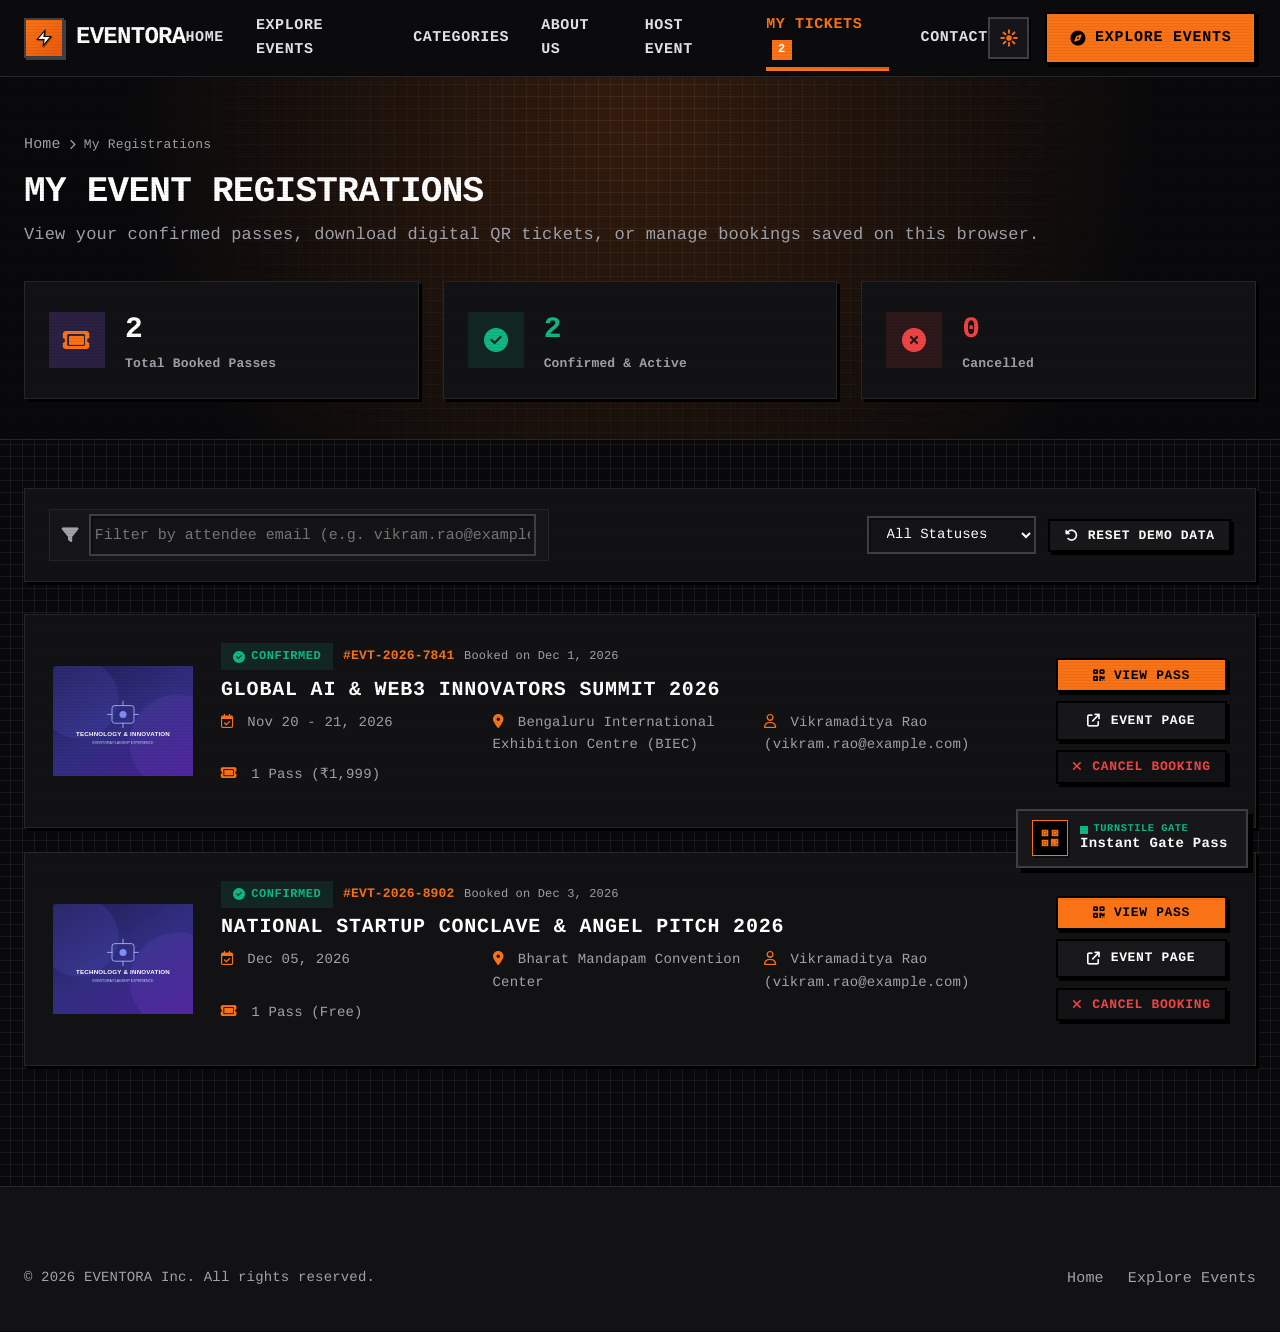
<file: registrations.html>
<!DOCTYPE html>
<html lang="en" data-theme="light">
<head>
  <meta charset="UTF-8">
  <meta name="viewport" content="width=device-width, initial-scale=1.0">
  <title>My Registrations – EVENTORA</title>
  <meta name="description" content="Manage and view your event passes, check-in barcodes, and registration statuses on EVENTORA.">
  <meta name="theme-color" content="#5B4BDB">

  <!-- Google Fonts: Plus Jakarta Sans -->
  <link rel="preconnect" href="https://fonts.googleapis.com">
  <link rel="preconnect" href="https://fonts.gstatic.com" crossorigin>
  <link href="https://fonts.googleapis.com/css2?family=Plus+Jakarta+Sans:wght@400;500;600;700;800&family=JetBrains+Mono:wght@600;700&display=swap" rel="stylesheet">

  <!-- Font Awesome 6.5.1 CDN -->
  <link rel="stylesheet" href="https://cdnjs.cloudflare.com/ajax/libs/font-awesome/6.5.1/css/all.min.css" integrity="sha512-DTOQO9RWCH3ppGqcWaEA1BIZOC6xxalwEsw9c2QQeAIftl+Vegovlnee1c9QX4TctnWMn13TZye+giMm8e2LwA==" crossorigin="anonymous" referrerpolicy="no-referrer" />

  <!-- Stylesheets -->
  <link rel="stylesheet" href="css/themes.css">
  <link rel="stylesheet" href="css/style.css">
  <link rel="stylesheet" href="css/responsive.css">

  <style>
    .registrations-header {
      background: var(--hero-gradient);
      padding: 3.5rem 0 2.5rem 0;
      border-bottom: 1px solid var(--border-subtle);
    }
    .stats-card-grid {
      display: grid;
      grid-template-columns: repeat(3, 1fr);
      gap: 1.5rem;
      margin-top: 2rem;
    }
    .stats-card {
      background: var(--bg-surface);
      border: 1px solid var(--border-subtle);
      border-radius: var(--radius-lg);
      padding: 1.5rem;
      box-shadow: var(--shadow-sm);
      display: flex;
      align-items: center;
      gap: 1.25rem;
    }
    .stats-icon-box {
      width: 3.5rem;
      height: 3.5rem;
      border-radius: var(--radius-md);
      background: var(--primary-light);
      color: var(--primary);
      display: flex;
      align-items: center;
      justify-content: center;
      font-size: 1.5rem;
    }
    [data-theme="dark"] .stats-icon-box {
      background: rgba(139, 92, 246, 0.2);
    }
    .registration-card {
      background: var(--bg-surface);
      border: 1px solid var(--border-subtle);
      border-radius: var(--radius-lg);
      padding: 1.75rem;
      margin-bottom: 1.5rem;
      box-shadow: var(--shadow-sm);
      transition: all var(--transition-normal);
      display: grid;
      grid-template-columns: auto 1fr auto;
      gap: 1.75rem;
      align-items: center;
    }
    .registration-card:hover {
      box-shadow: var(--shadow-md);
      border-color: var(--border-strong);
    }
    .reg-thumb-img {
      width: 140px;
      height: 110px;
      border-radius: var(--radius-md);
      object-fit: cover;
    }
    .reg-status-pill {
      display: inline-flex;
      align-items: center;
      gap: 0.35rem;
      padding: 0.25rem 0.75rem;
      border-radius: var(--radius-full);
      font-size: 0.75rem;
      font-weight: 700;
      text-transform: uppercase;
      letter-spacing: 0.05em;
    }
    .status-confirmed {
      background: rgba(16, 185, 129, 0.12);
      color: #10B981;
    }
    .status-cancelled {
      background: rgba(239, 68, 68, 0.12);
      color: #EF4444;
    }

    @media (max-width: 900px) {
      .registration-card {
        grid-template-columns: 1fr;
        gap: 1.25rem;
      }
      .reg-thumb-img {
        width: 100%;
        height: 160px;
      }
      .stats-card-grid {
        grid-template-columns: 1fr;
      }
    }
  </style>
</head>
<body>

  <!-- ============================================================
       NAVIGATION BAR
       ============================================================ -->
  <header class="site-header" role="banner">
    <div class="container nav-container">
      <a href="index.html" class="brand-logo">
        <div class="brand-icon" aria-hidden="true">
          <svg class="brand-bolt-svg" width="18" height="18" viewBox="0 0 24 24" fill="none" xmlns="http://www.w3.org/2000/svg">
            <path d="M13 2L3 14H12L11 22L21 10H12L13 2Z" fill="#FFFFFF" stroke="#000000" stroke-width="1.5" stroke-linejoin="miter"/>
          </svg>
        </div>
        <span>EVENTORA</span>
      </a>

      <nav class="nav-menu" role="navigation" aria-label="Main Navigation">
        <a href="index.html" class="nav-link">Home</a>
        <a href="events.html" class="nav-link">Explore Events</a>
        <a href="categories.html" class="nav-link">Categories</a>
        <a href="about.html" class="nav-link">About Us</a>
        <a href="host.html" class="nav-link">Host Event</a>
        <a href="registrations.html" class="nav-link active">
          My Tickets
          <span class="nav-badge-pill reg-count-badge" style="display: none;">0</span>
        </a>
        <a href="contact.html" class="nav-link">Contact</a>
      </nav>

      <div class="nav-actions">
        <button class="theme-toggle-btn" aria-label="Switch to Light Mode" title="Switch to Light Mode">
          <svg class="theme-icon-svg" width="18" height="18" viewBox="0 0 24 24" fill="none" xmlns="http://www.w3.org/2000/svg" aria-hidden="true">
            <circle cx="12" cy="12" r="4.5" fill="#F97316" stroke="#000000" stroke-width="1.2"/>
            <path d="M12 2V5M12 19V22M2 12H5M19 12H22M4.93 4.93L7.05 7.05M16.95 16.95L19.07 19.07M4.93 19.07L7.05 16.95M16.95 7.05L19.07 4.93" stroke="#F97316" stroke-width="2.5" stroke-linecap="square"/>
          </svg>
        </button>
        <a href="events.html" class="btn btn-primary">
          <i class="fa-solid fa-compass"></i> Explore Events
        </a>
        <button class="mobile-menu-btn" aria-label="Open mobile navigation menu" aria-expanded="false"
          aria-controls="mobileNavDrawer">
          <svg class="pixel-menu-svg" width="20" height="20" viewBox="0 0 24 24" fill="none" stroke="currentColor" stroke-width="2.5" stroke-linecap="square" aria-hidden="true">
            <line x1="3" y1="6" x2="21" y2="6"></line>
            <line x1="3" y1="12" x2="21" y2="12"></line>
            <line x1="3" y1="18" x2="21" y2="18"></line>
          </svg>
        </button>
      </div>
    </div>
  </header>

  <!-- Mobile Drawer -->
  <div class="mobile-nav-backdrop" id="mobileNavBackdrop"></div>
  <aside class="mobile-nav-drawer" id="mobileNavDrawer">
    <div class="mobile-drawer-header">
      <a href="index.html" class="brand-logo">
        <div class="brand-icon" aria-hidden="true">
          <svg class="brand-bolt-svg" width="18" height="18" viewBox="0 0 24 24" fill="none" xmlns="http://www.w3.org/2000/svg">
            <path d="M13 2L3 14H12L11 22L21 10H12L13 2Z" fill="#FFFFFF" stroke="#000000" stroke-width="1.5" stroke-linejoin="miter"/>
          </svg>
        </div>
        <span>EVENTORA</span>
      </a>
      <button class="mobile-drawer-close" aria-label="Close menu">
        <svg class="pixel-close-svg" width="18" height="18" viewBox="0 0 24 24" fill="none" stroke="currentColor" stroke-width="2.5" stroke-linecap="square" aria-hidden="true">
          <line x1="18" y1="6" x2="6" y2="18"></line>
          <line x1="6" y1="6" x2="18" y2="18"></line>
        </svg>
      </button>
    </div>
    <div class="mobile-drawer-links">
      <a href="index.html" class="mobile-drawer-link"><i class="fa-solid fa-house"></i> Home</a>
      <a href="events.html" class="mobile-drawer-link"><i class="fa-solid fa-compass"></i> Explore Events</a>
      <a href="categories.html" class="mobile-drawer-link"><i class="fa-solid fa-shapes"></i> Categories</a>
      <a href="about.html" class="mobile-drawer-link"><i class="fa-solid fa-circle-info"></i> About Us</a>
      <a href="host.html" class="mobile-drawer-link"><i class="fa-solid fa-calendar-plus"></i> Host an Event</a>
      <a href="registrations.html" class="mobile-drawer-link active"><i class="fa-solid fa-ticket"></i> My Registrations</a>
      <a href="contact.html" class="mobile-drawer-link"><i class="fa-solid fa-envelope"></i> Contact Support</a>
    </div>
    <div class="mobile-drawer-actions">
      <button class="btn btn-secondary btn-block theme-toggle-btn" aria-label="Switch to Light Mode">
        <svg class="theme-icon-svg" width="18" height="18" viewBox="0 0 24 24" fill="none" xmlns="http://www.w3.org/2000/svg" aria-hidden="true">
          <circle cx="12" cy="12" r="4.5" fill="#F97316" stroke="#000000" stroke-width="1.2"/>
          <path d="M12 2V5M12 19V22M2 12H5M19 12H22M4.93 4.93L7.05 7.05M16.95 16.95L19.07 19.07M4.93 19.07L7.05 16.95M16.95 7.05L19.07 4.93" stroke="#F97316" stroke-width="2.5" stroke-linecap="square"/>
        </svg>
        <span class="theme-text">Light Mode</span>
      </button>
      <a href="events.html" class="btn btn-primary btn-block">
        <i class="fa-solid fa-ticket"></i> Browse All Events
      </a>
    </div>
  </aside>

  <main>
    <!-- Header Banner -->
    <div class="registrations-header">
      <div class="container">
        <div style="display: flex; align-items: center; gap: 0.5rem; font-size: 0.8125rem; color: var(--text-muted); margin-bottom: 0.75rem;">
          <a href="index.html" class="footer-link">Home</a>
          <i class="fa-solid fa-chevron-right" style="font-size: 0.65rem;"></i>
          <span>My Registrations</span>
        </div>
        <h1 class="section-title" style="margin-bottom: 0.5rem;">My Event Registrations</h1>
        <p class="section-subtitle">
          View your confirmed passes, download digital QR tickets, or manage bookings saved on this browser.
        </p>

        <!-- Stats Overview Cards -->
        <div class="stats-card-grid">
          <div class="stats-card">
            <div class="stats-icon-box">
              <i class="fa-solid fa-ticket"></i>
            </div>
            <div>
              <div style="font-size: 1.85rem; font-weight: 800; color: var(--text-main);" id="statTotalPasses">0</div>
              <div style="font-size: 0.8125rem; color: var(--text-muted); font-weight: 600;">Total Booked Passes</div>
            </div>
          </div>

          <div class="stats-card">
            <div class="stats-icon-box" style="color: #10B981; background: rgba(16, 185, 129, 0.12);">
              <i class="fa-solid fa-circle-check"></i>
            </div>
            <div>
              <div style="font-size: 1.85rem; font-weight: 800; color: #10B981;" id="statConfirmedPasses">0</div>
              <div style="font-size: 0.8125rem; color: var(--text-muted); font-weight: 600;">Confirmed &amp; Active</div>
            </div>
          </div>

          <div class="stats-card">
            <div class="stats-icon-box" style="color: #EF4444; background: rgba(239, 68, 68, 0.12);">
              <i class="fa-solid fa-circle-xmark"></i>
            </div>
            <div>
              <div style="font-size: 1.85rem; font-weight: 800; color: #EF4444;" id="statCancelledPasses">0</div>
              <div style="font-size: 0.8125rem; color: var(--text-muted); font-weight: 600;">Cancelled</div>
            </div>
          </div>
        </div>
      </div>
    </div>

    <!-- Main List Container -->
    <div class="container" style="padding-top: 3rem; padding-bottom: 6rem;">

      <!-- Filter by Email Toolbar -->
      <div style="background: var(--bg-surface); border: 1px solid var(--border-subtle); border-radius: var(--radius-lg); padding: 1.25rem 1.5rem; margin-bottom: 2rem; display: flex; align-items: center; justify-content: space-between; flex-wrap: wrap; gap: 1rem; box-shadow: var(--shadow-sm);">
        <div style="display: flex; align-items: center; gap: 0.75rem; flex-grow: 1; max-width: 500px;">
          <div class="search-input-wrapper" style="width: 100%;">
            <i class="fa-solid fa-filter search-input-icon"></i>
            <input type="email" id="emailFilterInput" class="search-input" placeholder="Filter by attendee email (e.g. vikram.rao@example.com)..." aria-label="Filter by email">
            <button type="button" class="search-clear-btn" id="clearEmailFilterBtn"><i class="fa-solid fa-xmark"></i></button>
          </div>
        </div>

        <div style="display: flex; gap: 0.75rem; align-items: center;">
          <select id="statusFilterSelect" class="form-control no-icon" style="padding: 0.5rem 0.85rem; width: auto; font-size: 0.875rem;">
            <option value="all">All Statuses</option>
            <option value="Confirmed">Confirmed Only</option>
            <option value="Cancelled">Cancelled Only</option>
          </select>
          <button class="btn btn-secondary btn-sm" id="resetRegistrationsDataBtn" title="Reset demo seed data">
            <i class="fa-solid fa-rotate-left"></i> Reset Demo Data
          </button>
        </div>
      </div>

      <!-- Registrations Records List -->
      <div id="registrationsListContainer">
        <!-- Rendered dynamically -->
      </div>

      <!-- Empty State -->
      <div id="noRegistrationsState" class="empty-state" style="display: none;">
        <div class="empty-state-icon">
          <i class="fa-solid fa-ticket-simple"></i>
        </div>
        <h3 class="empty-state-title">No Registrations Found</h3>
        <p class="empty-state-desc">
          You haven't registered for any events yet, or no bookings match the specified email address.
        </p>
        <a href="events.html" class="btn btn-primary btn-lg">
          <i class="fa-solid fa-compass"></i> Discover &amp; Book Events
        </a>
      </div>

    </div>
  </main>

  <!-- ============================================================
       MODALS: CANCELLATION CONFIRMATION & DIGITAL TICKET PREVIEW
       ============================================================ -->

  <!-- Custom Cancellation Confirmation Modal -->
  <div class="modal-overlay" id="cancelConfirmModal" role="dialog" aria-modal="true" aria-labelledby="cancelModalTitle">
    <div class="modal-box" style="max-width: 480px;">
      <div class="modal-header">
        <h3 class="modal-title" id="cancelModalTitle" style="color: #EF4444;">
          <i class="fa-solid fa-triangle-exclamation"></i> Cancel Registration?
        </h3>
        <button class="modal-close-btn" id="cancelModalCloseBtn"><i class="fa-solid fa-xmark"></i></button>
      </div>
      <div class="modal-body">
        <p style="color: var(--text-body); font-size: 0.95rem; line-height: 1.6; margin-bottom: 1.25rem;">
          Are you sure you want to cancel your registration for <strong id="cancelEventTitleText" style="color: var(--text-main);">...</strong>?
        </p>
        <div style="background: var(--bg-surface-subtle); padding: 0.85rem 1rem; border-radius: var(--radius-sm); border-left: 3px solid #EF4444; font-size: 0.8125rem; color: var(--text-muted); margin-bottom: 1.5rem;">
          Your pass (<span id="cancelRegIdText" style="font-family: var(--font-mono); font-weight: 700;"></span>) will be marked as Cancelled and your reserved seats will be released back to the event capacity.
        </div>
        <div style="display: flex; gap: 0.75rem; justify-content: flex-end;">
          <button class="btn btn-secondary" id="dismissCancelBtn">Keep Registration</button>
          <button class="btn btn-danger" id="confirmCancelBtn">
            <i class="fa-solid fa-xmark"></i> Confirm Cancellation
          </button>
        </div>
      </div>
    </div>
  </div>

  <!-- Digital Ticket Pass Viewer Modal -->
  <div class="modal-overlay" id="ticketViewModal" role="dialog" aria-modal="true">
    <div class="modal-box modal-box-wide">
      <div class="modal-header">
        <h3 class="modal-title"><i class="fa-solid fa-qrcode" style="color: var(--primary);"></i> Digital Entry Ticket</h3>
        <button class="modal-close-btn" id="ticketViewCloseBtn"><i class="fa-solid fa-xmark"></i></button>
      </div>
      <div class="modal-body">
        <div id="ticketViewContent"></div>
        <div style="display: flex; gap: 1rem; justify-content: flex-end; margin-top: 1.5rem;">
          <button class="btn btn-primary" onclick="window.print();">
            <i class="fa-solid fa-print"></i> Print Ticket
          </button>
          <button class="btn btn-secondary" id="ticketViewDismissBtn">Close</button>
        </div>
      </div>
    </div>
  </div>

  <!-- Footer -->
  <footer class="site-footer">
    <div class="container">
      <div class="footer-bottom" style="border-top: none; padding-top: 0;">
        <div>&copy; 2026 EVENTORA Inc. All rights reserved.</div>
        <div style="display: flex; gap: 1.5rem;">
          <a href="index.html" class="footer-link">Home</a>
          <a href="events.html" class="footer-link">Explore Events</a>
        </div>
      </div>
    </div>
  </footer>

  <div class="toast-container" id="toastContainer"></div>
  <button class="back-to-top" id="backToTopBtn"><i class="fa-solid fa-arrow-up"></i></button>

  <!-- INSTANT QR GATE ENTRY PASS MODAL -->
  <div class="modal-overlay" id="instantGateModal" role="dialog" aria-modal="true" aria-labelledby="gateModalTitle">
    <div class="modal-box modal-box-wide" style="max-width: 580px;">
      <div class="modal-header">
        <div style="display: flex; align-items: center; gap: 0.75rem;">
          <div class="brand-icon" style="width: 2.25rem; height: 2.25rem; font-size: 1rem;" aria-hidden="true">
            <svg width="18" height="18" viewBox="0 0 24 24" fill="none" stroke="#FFFFFF" stroke-width="2" stroke-linecap="square" xmlns="http://www.w3.org/2000/svg">
              <path d="M3 3h6v6H3zM15 3h6v6h-6zM3 15h6v6H3zM14 14h2v2h-2zM18 14h3v3h-3zM14 18h3v3h-3zM18 18h3v3h-3z"/>
              <rect x="5" y="5" width="2" height="2" fill="#FFFFFF"/>
              <rect x="17" y="5" width="2" height="2" fill="#FFFFFF"/>
              <rect x="5" y="17" width="2" height="2" fill="#FFFFFF"/>
            </svg>
          </div>
          <div>
            <h3 class="modal-title" id="gateModalTitle" style="font-size: 1.15rem; margin-bottom: 0.15rem;">
              Instant QR Gate Entry Pass
            </h3>
            <div style="font-size: 0.72rem; color: #10B981; font-weight: 700; display: flex; align-items: center; gap: 0.35rem;">
              <span class="pulse-dot" style="width: 6px; height: 6px;"></span>
              <span style="font-family: var(--font-pixel-sm); letter-spacing: 0.04em;">LIVE SYSTEM // TURNSTILE GATE READY</span>
            </div>
          </div>
        </div>
        <button class="modal-close-btn gate-modal-close" aria-label="Close gate pass modal">
          <svg class="pixel-close-svg" width="18" height="18" viewBox="0 0 24 24" fill="none" stroke="currentColor" stroke-width="2.5" stroke-linecap="square">
            <line x1="18" y1="6" x2="6" y2="18"></line>
            <line x1="6" y1="6" x2="18" y2="18"></line>
          </svg>
        </button>
      </div>
      <div class="modal-body" id="gateModalBody"></div>
    </div>
  </div>

  <!-- Scripts -->
  <script src="js/data.js"></script>
  <script src="js/storage.js"></script>
  <script src="js/theme.js"></script>
  <script src="js/registration.js"></script>
  <script src="js/app.js"></script>

  <script>
    // Registrations Page Logic
    const RegistrationsController = {
      pendingCancelId: null,

      init() {
        this.render();
        this.bindEvents();
      },

      bindEvents() {
        // Email filter input
        const emailInput = document.getElementById('emailFilterInput');
        if (emailInput) {
          emailInput.addEventListener('input', () => this.render());
        }

        // Status select filter
        const statusSelect = document.getElementById('statusFilterSelect');
        if (statusSelect) {
          statusSelect.addEventListener('change', () => this.render());
        }

        // Clear email filter
        const clearBtn = document.getElementById('clearEmailFilterBtn');
        if (clearBtn) {
          clearBtn.addEventListener('click', () => {
            if (emailInput) emailInput.value = '';
            this.render();
          });
        }

        // Cancel modal triggers
        const cancelModal = document.getElementById('cancelConfirmModal');
        const closeCancel = () => {
          if (cancelModal) cancelModal.classList.remove('active');
          document.body.style.overflow = '';
          this.pendingCancelId = null;
        };

        const cancelModalClose = document.getElementById('cancelModalCloseBtn');
        const dismissCancel = document.getElementById('dismissCancelBtn');
        const confirmCancel = document.getElementById('confirmCancelBtn');

        if (cancelModalClose) cancelModalClose.addEventListener('click', closeCancel);
        if (dismissCancel) dismissCancel.addEventListener('click', closeCancel);

        if (confirmCancel) {
          confirmCancel.addEventListener('click', () => {
            if (this.pendingCancelId) {
              const success = StorageService.cancelRegistration(this.pendingCancelId);
              if (success) {
                showToast('Registration cancelled. Seat availability restored.', 'info');
                RegistrationManager.updateNavBadge();
                this.render();
              }
              closeCancel();
            }
          });
        }

        // Ticket view modal triggers
        const ticketModal = document.getElementById('ticketViewModal');
        const closeTicket = () => {
          if (ticketModal) ticketModal.classList.remove('active');
          document.body.style.overflow = '';
        };
        const ticketClose = document.getElementById('ticketViewCloseBtn');
        const ticketDismiss = document.getElementById('ticketViewDismissBtn');
        if (ticketClose) ticketClose.addEventListener('click', closeTicket);
        if (ticketDismiss) ticketDismiss.addEventListener('click', closeTicket);

        // Reset demo data button
        const resetBtn = document.getElementById('resetRegistrationsDataBtn');
        if (resetBtn) {
          resetBtn.addEventListener('click', () => {
            StorageService.remove(STORAGE_KEYS.REGISTRATIONS);
            StorageService.remove(STORAGE_KEYS.CAPACITY);
            StorageService.getRegistrations(); // re-seeds initial
            showToast('Reset to demo registrations state.', 'success');
            RegistrationManager.updateNavBadge();
            this.render();
          });
        }
      },

      render() {
        const allList = StorageService.getRegistrations();
        const emailFilter = (document.getElementById('emailFilterInput')?.value || '').trim().toLowerCase();
        const statusFilter = document.getElementById('statusFilterSelect')?.value || 'all';

        // Update Stats Counters
        const statTotal = document.getElementById('statTotalPasses');
        const statConfirmed = document.getElementById('statConfirmedPasses');
        const statCancelled = document.getElementById('statCancelledPasses');

        if (statTotal) statTotal.textContent = allList.length;
        if (statConfirmed) statConfirmed.textContent = allList.filter(r => r.status === 'Confirmed').length;
        if (statCancelled) statCancelled.textContent = allList.filter(r => r.status === 'Cancelled').length;

        // Apply Filters
        let filtered = [...allList];
        if (emailFilter) {
          filtered = filtered.filter(r => r.email && r.email.toLowerCase().includes(emailFilter));
        }
        if (statusFilter !== 'all') {
          filtered = filtered.filter(r => r.status === statusFilter);
        }

        const container = document.getElementById('registrationsListContainer');
        const emptyState = document.getElementById('noRegistrationsState');
        if (!container) return;

        if (filtered.length === 0) {
          container.innerHTML = '';
          if (emptyState) emptyState.style.display = 'block';
          return;
        }

        if (emptyState) emptyState.style.display = 'none';

        container.innerHTML = filtered.map(r => {
          const isConfirmed = r.status === 'Confirmed';
          const regDateStr = new Date(r.createdAt).toLocaleDateString('en-US', {
            month: 'short',
            day: 'numeric',
            year: 'numeric'
          });

          return `
            <div class="registration-card" data-reg-id="${r.registrationId}">
              <div>
                <img src="${r.eventImage}" alt="${r.eventTitle}" class="reg-thumb-img" onerror="this.src='assets/images/tech-fallback.svg'">
              </div>

              <div>
                <div style="display: flex; gap: 0.6rem; align-items: center; margin-bottom: 0.4rem; flex-wrap: wrap;">
                  <span class="reg-status-pill ${isConfirmed ? 'status-confirmed' : 'status-cancelled'}">
                    <i class="fa-solid ${isConfirmed ? 'fa-circle-check' : 'fa-circle-xmark'}"></i>
                    ${r.status}
                  </span>
                  <span style="font-family: var(--font-mono); font-size: 0.8125rem; font-weight: 700; color: var(--primary);">
                    #${r.registrationId}
                  </span>
                  <span style="font-size: 0.75rem; color: var(--text-muted);">
                    Booked on ${regDateStr}
                  </span>
                </div>

                <h3 style="font-size: 1.25rem; font-weight: 800; color: var(--text-main); margin-bottom: 0.5rem; line-height: 1.35;">
                  ${r.eventTitle}
                </h3>

                <div style="display: grid; grid-template-columns: repeat(auto-fit, minmax(200px, 1fr)); gap: 0.5rem; font-size: 0.875rem; color: var(--text-muted); margin-bottom: 0.75rem;">
                  <div><i class="fa-regular fa-calendar-check" style="color: var(--primary); margin-right: 0.35rem;"></i> ${r.displayDate}</div>
                  <div><i class="fa-solid fa-location-dot" style="color: var(--primary); margin-right: 0.35rem;"></i> ${r.eventVenue}</div>
                  <div><i class="fa-regular fa-user" style="color: var(--primary); margin-right: 0.35rem;"></i> ${r.fullName} (${r.email})</div>
                  <div><i class="fa-solid fa-ticket" style="color: var(--primary); margin-right: 0.35rem;"></i> ${r.ticketCount} Pass (${r.isFree ? 'Free' : '₹' + r.totalAmount.toLocaleString('en-IN')})</div>
                </div>
              </div>

              <div style="display: flex; flex-direction: column; gap: 0.6rem; justify-content: center;">
                <button class="btn btn-primary btn-sm view-pass-btn" data-id="${r.registrationId}">
                  <i class="fa-solid fa-qrcode"></i> View Pass
                </button>
                <a href="event-details.html?id=${r.eventId}" class="btn btn-secondary btn-sm">
                  <i class="fa-solid fa-arrow-up-right-from-square"></i> Event Page
                </a>
                ${isConfirmed ? `
                  <button class="btn btn-ghost btn-sm cancel-reg-btn" data-id="${r.registrationId}" data-title="${r.eventTitle}" style="color: #EF4444;">
                    <i class="fa-solid fa-xmark"></i> Cancel Booking
                  </button>
                ` : `
                  <span style="font-size: 0.75rem; color: #EF4444; text-align: center; font-weight: 700;">Booking Cancelled</span>
                `}
              </div>
            </div>
          `;
        }).join('');

        this.bindCardActions();
      },

      bindCardActions() {
        // View Pass Buttons
        document.querySelectorAll('.view-pass-btn').forEach(btn => {
          btn.addEventListener('click', () => {
            const id = btn.getAttribute('data-id');
            const record = StorageService.getRegistrationById(id);
            if (record) {
              const modal = document.getElementById('ticketViewModal');
              const content = document.getElementById('ticketViewContent');
              if (modal && content) {
                content.innerHTML = `
                  <div class="ticket-pass-wrapper" id="printableDirectPass">
                    <div class="ticket-pass-header">
                      <div class="ticket-brand"><svg class="brand-bolt-svg" width="14" height="14" viewBox="0 0 24 24" fill="none" style="display:inline-block;vertical-align:middle;margin-right:4px;"><path d="M13 2L3 14H12L11 22L21 10H12L13 2Z" fill="#F97316" stroke="#000000" stroke-width="1.5"/></svg> EVENTORA PASS</div>
                      <div class="ticket-id-pill">${record.registrationId}</div>
                    </div>
                    <div class="ticket-pass-body">
                      <div style="font-size: 0.8125rem; font-weight: 700; color: ${record.status === 'Confirmed' ? '#10B981' : '#EF4444'}; text-transform: uppercase; margin-bottom: 0.4rem;">
                        <i class="fa-solid ${record.status === 'Confirmed' ? 'fa-circle-check' : 'fa-circle-xmark'}"></i> ${record.status} Registration
                      </div>
                      <h3 class="ticket-event-name">${record.eventTitle}</h3>
                      <div class="ticket-details-grid">
                        <div class="ticket-detail-cell">
                          <span class="ticket-detail-label">Attendee Name</span>
                          <span class="ticket-detail-val">${record.fullName}</span>
                        </div>
                        <div class="ticket-detail-cell">
                          <span class="ticket-detail-label">Email Address</span>
                          <span class="ticket-detail-val">${record.email}</span>
                        </div>
                        <div class="ticket-detail-cell">
                          <span class="ticket-detail-label">Date & Time</span>
                          <span class="ticket-detail-val">${record.displayDate}<br><small style="color: var(--text-muted);">${record.eventTime}</small></span>
                        </div>
                        <div class="ticket-detail-cell">
                          <span class="ticket-detail-label">Venue</span>
                          <span class="ticket-detail-val">${record.eventVenue}</span>
                        </div>
                        <div class="ticket-detail-cell">
                          <span class="ticket-detail-label">Pass Count</span>
                          <span class="ticket-detail-val">${record.ticketCount} Attendee${record.ticketCount > 1 ? 's' : ''}</span>
                        </div>
                        <div class="ticket-detail-cell">
                          <span class="ticket-detail-label">Amount</span>
                          <span class="ticket-detail-val" style="color: var(--primary);">${record.isFree ? 'FREE ENTRY' : '₹' + record.totalAmount.toLocaleString('en-IN')}</span>
                        </div>
                      </div>
                      <div class="ticket-pass-divider">
                        <div class="ticket-notch-left"></div>
                        <div class="ticket-divider-line"></div>
                        <div class="ticket-notch-right"></div>
                      </div>
                      <div class="ticket-qr-section">
                        <div style="display: flex; align-items: center; gap: 1rem;">
                          <svg class="ticket-qr-code" viewBox="0 0 100 100">
                            <rect width="100" height="100" fill="white" />
                            <path d="M10,10 h30 v30 h-30 z M15,15 v20 h20 v-20 z M20,20 h10 v10 h-10 z" fill="#0F172A" />
                            <path d="M60,10 h30 v30 h-30 z M65,15 v20 h20 v-20 z M70,20 h10 v10 h-10 z" fill="#0F172A" />
                            <path d="M10,60 h30 v30 h-30 z M15,65 v20 h20 v-20 z M20,70 h10 v10 h-10 z" fill="#0F172A" />
                            <circle cx="50" cy="50" r="8" fill="#5B4BDB" />
                            <rect x="55" y="60" width="8" height="25" fill="#0F172A" />
                            <rect x="70" y="60" width="18" height="8" fill="#0F172A" />
                          </svg>
                          <div>
                            <div style="font-size: 0.8125rem; font-weight: 700; color: var(--text-main);">Gate Check-in Barcode</div>
                            <div style="font-size: 0.75rem; color: var(--text-muted);">Registered on ${new Date(record.createdAt).toLocaleDateString('en-US', { month: 'short', day: 'numeric', year: 'numeric' })}</div>
                          </div>
                        </div>
                        <div class="ticket-barcode-box">
                          <div class="ticket-barcode-lines">||||| | |||| |||</div>
                          <div style="font-family: var(--font-mono); font-size: 0.7rem; color: var(--text-muted);">${record.registrationId}</div>
                        </div>
                      </div>
                    </div>
                  </div>
                `;
                modal.classList.add('active');
                document.body.style.overflow = 'hidden';
              }
            }
          });
        });

        // Cancel Registration Buttons
        document.querySelectorAll('.cancel-reg-btn').forEach(btn => {
          btn.addEventListener('click', () => {
            const id = btn.getAttribute('data-id');
            const title = btn.getAttribute('data-title');
            this.pendingCancelId = id;

            const modal = document.getElementById('cancelConfirmModal');
            const titleText = document.getElementById('cancelEventTitleText');
            const idText = document.getElementById('cancelRegIdText');

            if (titleText) titleText.textContent = title;
            if (idText) idText.textContent = id;

            if (modal) {
              modal.classList.add('active');
              document.body.style.overflow = 'hidden';
            }
          });
        });
      }
    };

    document.addEventListener('DOMContentLoaded', () => {
      RegistrationsController.init();
    });
  </script>
</body>
</html>
</file>
<file: css/themes.css>
/**
 * EVENTORA - 100% Retro Pixel & Claude Code Theme
 * Pure 8-bit / pixel-art aesthetic across the ENTIRE website:
 * - Authentic Google Pixel typography (Pixelify Sans, Silkscreen, VT323)
 * - Sharp, blocky 0px geometric borders & hard offset pixel drop shadows
 * - Pixelated imagery, custom 8-bit SVG cursors, and subtle CRT scanlines
 * - Signature Orange (#F97316), Deep Black (#09090B), and Crisp White
 */

:root {
  /* Signature Orange, Black & White Palette */
  --primary: #F97316;
  --primary-rgb: 249, 115, 22;
  --primary-hover: #EA580C;
  --primary-dark: #C2410C;
  --primary-light: rgba(249, 115, 22, 0.15);
  --primary-glow: rgba(249, 115, 22, 0.4);
  --primary-gradient: linear-gradient(135deg, #F97316 0%, #EA580C 100%);
  --primary-gradient-hover: linear-gradient(135deg, #EA580C 0%, #C2410C 100%);
  --hero-gradient: radial-gradient(circle at 50% 10%, rgba(249, 115, 22, 0.16) 0%, rgba(9, 9, 11, 0.98) 72%);

  --secondary: #FB923C;
  --secondary-rgb: 251, 146, 60;
  --accent: #FDBA74;
  --accent-amber: #F59E0B;
  --accent-emerald: #10B981;
  --accent-cyan: #38BDF8;

  /* 100% Authentic Pixel Fonts */
  --font-pixel: 'Pixelify Sans', 'Silkscreen', monospace;
  --font-pixel-sm: 'Silkscreen', monospace;
  --font-pixel-alt: 'VT323', monospace;
  --font-sans: 'Pixelify Sans', 'Silkscreen', monospace;
  --font-mono: 'Pixelify Sans', monospace;

  /* Zero-Radius 8-Bit Pixel Geometry */
  --radius-xs: 0px;
  --radius-sm: 0px;
  --radius-md: 0px;
  --radius-lg: 0px;
  --radius-xl: 0px;
  --radius-full: 0px;

  /* Fast Step Transitions (Retro arcade feel) */
  --transition-fast: 60ms steps(2);
  --transition-normal: 100ms steps(3);
  --transition-slow: 200ms ease;

  /* Light Pixel Theme */
  --bg-body: #FFFFFF;
  --bg-surface: #FAFAFA;
  --bg-surface-elevated: #FFFFFF;
  --bg-surface-subtle: #F4F4F5;
  --bg-glass: rgba(255, 255, 255, 0.96);
  --bg-overlay: rgba(0, 0, 0, 0.85);
  --pixel-grid-line: rgba(0, 0, 0, 0.08);

  --text-main: #09090B;
  --text-body: #18181B;
  --text-muted: #52525B;
  --text-subtle: #71717A;

  --border-subtle: #D4D4D8;
  --border-strong: #09090B;
  --border-focus: #F97316;

  --input-bg: #FFFFFF;
  --input-border: #09090B;
  --input-focus-border: #F97316;
  --input-focus-ring: rgba(249, 115, 22, 0.25);

  --shadow-xs: 2px 2px 0px #09090B;
  --shadow-sm: 3px 3px 0px #09090B;
  --shadow-md: 4px 4px 0px #09090B;
  --shadow-lg: 6px 6px 0px #09090B;
  --shadow-xl: 8px 8px 0px #09090B;
  --shadow-hover: 4px 4px 0px var(--primary);

  --badge-bg: #09090B;
  --badge-text: #F97316;

  --scrollbar-track: #F4F4F5;
  --scrollbar-thumb: #F97316;
}

/* ============================================================
   DARK PIXEL THEME: SIGNATURE CLAUDE CODE (BLACK + ORANGE + WHITE)
   ============================================================ */
[data-theme="dark"] {
  --bg-body: #09090B;
  --bg-surface: #121215;
  --bg-surface-elevated: #18181B;
  --bg-surface-subtle: #16161A;
  --bg-glass: rgba(12, 12, 15, 0.95);
  --bg-overlay: rgba(0, 0, 0, 0.92);
  --pixel-grid-line: rgba(255, 255, 255, 0.065);

  --text-main: #FFFFFF;
  --text-body: #E4E4E7;
  --text-muted: #A1A1AA;
  --text-subtle: #71717A;

  --border-subtle: #27272A;
  --border-strong: #3F3F46;
  --border-focus: #F97316;

  --input-bg: #141417;
  --input-border: #3F3F46;
  --input-focus-border: #F97316;
  --input-focus-ring: rgba(249, 115, 22, 0.3);

  --shadow-xs: 2px 2px 0px #000000;
  --shadow-sm: 3px 3px 0px #000000;
  --shadow-md: 4px 4px 0px #000000;
  --shadow-lg: 6px 6px 0px #000000;
  --shadow-xl: 8px 8px 0px #000000;
  --shadow-hover: 4px 4px 0px #F97316;

  --badge-bg: #18181B;
  --badge-text: #FB923C;

  --hero-gradient: radial-gradient(circle at 50% 12%, rgba(249, 115, 22, 0.18) 0%, rgba(9, 9, 11, 0.98) 72%);
  --primary-light: rgba(249, 115, 22, 0.2);

  --scrollbar-track: #09090B;
  --scrollbar-thumb: #F97316;
}

/* ============================================================
   1. GLOBAL PIXEL TYPOGRAPHY & ZERO ROUNDING
   ============================================================ */
*,
*::before,
*::after {
  box-sizing: border-box !important;
  font-family: var(--font-pixel), monospace !important;
  border-radius: 0px !important;
  -webkit-font-smoothing: none !important;
  -moz-osx-font-smoothing: none !important;
  font-smooth: never !important;
  text-rendering: geometricPrecision !important;
}

/* Strictly protect Font Awesome & Icon glyphs from being hijacked by pixel font */
.fa,
.fas,
.far,
.fal,
.fad,
.fab,
.fa-solid,
.fa-regular,
.fa-brands,
[class^="fa-"],
[class*=" fa-"],
.fa::before,
.fas::before,
.far::before,
.fal::before,
.fad::before,
.fab::before,
.fa-solid::before,
.fa-regular::before,
.fa-brands::before,
[class^="fa-"]::before,
[class*=" fa-"]::before {
  -webkit-font-smoothing: antialiased !important;
  -moz-osx-font-smoothing: grayscale !important;
  font-style: normal !important;
  font-variant: normal !important;
  line-height: 1 !important;
  text-rendering: auto !important;
  display: inline-block;
}

/* Specific Font Families & Exact Weights for Font Awesome 6 Free */
.fa,
.fas,
.fa-solid,
.fa::before,
.fas::before,
.fa-solid::before {
  font-family: "Font Awesome 6 Free" !important;
  font-weight: 900 !important;
}

.far,
.fa-regular,
.far::before,
.fa-regular::before {
  font-family: "Font Awesome 6 Free" !important;
  font-weight: 400 !important;
}

.fab,
.fa-brands,
.fab::before,
.fa-brands::before {
  font-family: "Font Awesome 6 Brands" !important;
  font-weight: 400 !important;
}

/* Bulletproof Inline SVG Icons (Zero Dependency, Never Missing/Tofu) */
.brand-icon svg,
.brand-bolt-svg {
  display: block;
  margin: auto;
  pointer-events: none;
  filter: drop-shadow(1px 1px 0px rgba(0,0,0,0.4));
}

.theme-toggle-btn svg,
.theme-icon-svg {
  display: inline-block;
  vertical-align: middle;
  pointer-events: none;
  flex-shrink: 0;
}

.mobile-menu-btn svg,
.mobile-drawer-close svg,
.pixel-menu-svg,
.pixel-close-svg {
  display: block;
  margin: auto;
  pointer-events: none;
}

/* Pixel Background Texture on Body */
body {
  background-color: var(--bg-body);
  background-image: 
    linear-gradient(to right, var(--pixel-grid-line) 1px, transparent 1px),
    linear-gradient(to bottom, var(--pixel-grid-line) 1px, transparent 1px);
  background-size: 12px 12px;
  background-position: center top;
  color: var(--text-body);
  font-size: 1rem;
  line-height: 1.5;
  letter-spacing: 0.01em;
  transition: background-color var(--transition-normal), color var(--transition-normal);
  position: relative;
}

/* Subtle Retro CRT Scanline Overlay */
body::after {
  content: "";
  position: fixed;
  inset: 0;
  background: repeating-linear-gradient(
    0deg,
    rgba(0, 0, 0, 0.12) 0px,
    rgba(0, 0, 0, 0.12) 1px,
    transparent 1px,
    transparent 3px
  );
  pointer-events: none;
  z-index: 999998;
  opacity: 0.45;
}

/* ============================================================
   2. AUTHENTIC 8-BIT PIXEL CURSOR
   ============================================================ */
html,
body,
* {
  cursor: url("data:image/svg+xml,%3Csvg xmlns='http://www.w3.org/2000/svg' width='20' height='20' viewBox='0 0 20 20'%3E%3Cpath fill='%23F97316' stroke='%23000000' stroke-width='1.5' d='M2,2 L2,17 L7,13 L10,18 L13,16 L10,11 L16,11 Z'/%3E%3C/svg%3E"), auto !important;
}

a,
button,
input,
select,
textarea,
[role="button"],
.event-card,
.category-chip,
.filter-btn,
.floating-mini-widget,
.floating-gate-pass-dock,
.user-profile-btn {
  cursor: url("data:image/svg+xml,%3Csvg xmlns='http://www.w3.org/2000/svg' width='22' height='22' viewBox='0 0 22 22'%3E%3Cpath fill='%23F97316' stroke='%23000000' stroke-width='1.5' d='M8,2 L11,2 L11,7 L14,7 L14,10 L17,10 L17,17 L9,17 L5,13 L5,9 L8,9 Z'/%3E%3C/svg%3E"), pointer !important;
}

/* Retro Orange Selection */
::selection {
  background: var(--primary) !important;
  color: #000000 !important;
}

::-moz-selection {
  background: var(--primary) !important;
  color: #000000 !important;
}

/* ============================================================
   3. PIXELATED IMAGERY
   ============================================================ */
img,
svg,
.hero-card-image,
.event-card-image,
.speaker-avatar,
.user-nav-avatar {
  image-rendering: pixelated !important;
  image-rendering: crisp-edges !important;
}

/* ============================================================
   4. PIXEL HEADINGS & BRAND
   ============================================================ */
h1, h2, h3, h4, h5, h6 {
  font-family: var(--font-pixel-sm), monospace !important;
  letter-spacing: 0.04em;
  font-weight: 700;
  text-transform: uppercase;
  word-break: break-word;
  overflow-wrap: break-word;
}

.hero-headline {
  font-size: clamp(1.65rem, 5.5vw, 2.85rem);
  letter-spacing: 0.02em;
  word-break: break-word;
  overflow-wrap: break-word;
}

.brand-logo {
  font-family: var(--font-pixel-sm), monospace !important;
  letter-spacing: 0.08em;
  font-weight: 700;
}

.brand-logo .brand-icon {
  border: 2px solid var(--border-strong) !important;
  box-shadow: 2px 2px 0px var(--border-strong);
}

.nav-link {
  font-family: var(--font-pixel-sm), monospace !important;
  font-size: 0.825rem;
  letter-spacing: 0.04em;
  text-transform: uppercase;
}

.nav-link.active {
  border-bottom: 2px solid var(--primary);
}

/* Section Badges */
.section-badge {
  font-family: var(--font-pixel-sm), monospace !important;
  font-size: 0.72rem;
  letter-spacing: 0.08em;
  text-transform: uppercase;
  border: 1.5px solid var(--border-strong) !important;
  box-shadow: 2px 2px 0px #000000;
  padding: 0.35rem 0.75rem;
}

.section-badge::before {
  content: ":: ";
  color: var(--primary);
  font-weight: 700;
}

/* ============================================================
   5. PIXEL BUTTONS (PHYSICAL 8-BIT PRESS)
   ============================================================ */
.btn {
  font-family: var(--font-pixel-sm), monospace !important;
  letter-spacing: 0.05em;
  font-size: 0.85rem;
  text-transform: uppercase;
  border: 2px solid #000000 !important;
  box-shadow: 3px 3px 0px #000000 !important;
  transition: transform var(--transition-fast), box-shadow var(--transition-fast) !important;
}

.btn:hover {
  transform: translate(-1px, -1px);
  box-shadow: 4px 4px 0px var(--primary) !important;
}

.btn:active {
  transform: translate(2px, 2px) !important;
  box-shadow: 1px 1px 0px #000000 !important;
}

.btn-primary {
  background: var(--primary) !important;
  color: #000000 !important;
  font-weight: 700;
}

.btn-primary:hover {
  background: var(--primary-hover) !important;
  color: #FFFFFF !important;
}

.btn-secondary {
  background: var(--bg-surface-elevated) !important;
  color: var(--text-main) !important;
}

/* ============================================================
   6. PIXEL CARDS, MODALS & SEARCH
   ============================================================ */
.event-card,
.hero-main-card,
.search-box-card,
.modal-box,
.cta-card,
.benefit-card,
.floating-mini-widget,
.floating-gate-pass-dock,
.user-dropdown-menu,
.ticket-pass-wrapper {
  border: 2px solid var(--border-strong) !important;
  box-shadow: 5px 5px 0px #000000 !important;
}

.event-card:hover {
  border-color: var(--primary) !important;
  box-shadow: 5px 5px 0px var(--primary) !important;
  transform: translate(-2px, -2px);
}

.event-card-title {
  font-family: var(--font-pixel), monospace !important;
  font-size: 1.15rem;
  font-weight: 700;
}

.event-card-badge,
.event-badge-category,
.category-chip,
.filter-btn,
.sort-select,
.page-btn {
  font-family: var(--font-pixel-sm), monospace !important;
  font-size: 0.72rem;
  letter-spacing: 0.05em;
  text-transform: uppercase;
  border: 1.5px solid var(--border-strong) !important;
  box-shadow: 2px 2px 0px #000000;
}

.category-chip.active,
.filter-btn.active {
  background: var(--primary) !important;
  color: #000000 !important;
  border-color: #000000 !important;
  box-shadow: 3px 3px 0px #000000 !important;
}

/* Form Inputs */
input,
select,
textarea {
  font-family: var(--font-pixel), monospace !important;
  font-size: 0.95rem;
  border: 2px solid var(--border-strong) !important;
  background: var(--input-bg) !important;
  box-shadow: inset 2px 2px 0px rgba(0, 0, 0, 0.4) !important;
}

input:focus,
select:focus,
textarea:focus {
  border-color: var(--primary) !important;
  box-shadow: inset 2px 2px 0px rgba(0, 0, 0, 0.4), 0 0 0 2px var(--primary-glow) !important;
}

.form-label {
  font-family: var(--font-pixel-sm), monospace !important;
  font-size: 0.75rem;
  letter-spacing: 0.05em;
  text-transform: uppercase;
}

/* Countdown & Numeric Counters */
.countdown-box-digits,
.metric-number,
.spotlight-title,
.ticket-brand,
.ticket-id-pill,
.stat-number,
.event-card-price {
  font-family: var(--font-pixel-sm), monospace !important;
  letter-spacing: 0.04em;
  font-weight: 700;
}

.countdown-box-label {
  font-family: var(--font-pixel-sm), monospace !important;
  font-size: 0.65rem;
  text-transform: uppercase;
}

/* Pixel Scrollbar */
::-webkit-scrollbar {
  width: 12px;
  height: 12px;
}

::-webkit-scrollbar-track {
  background: var(--scrollbar-track);
  border-left: 2px solid var(--border-strong);
}

::-webkit-scrollbar-thumb {
  background: var(--primary);
  border: 2px solid #000000;
}

::-webkit-scrollbar-thumb:hover {
  background: var(--primary-hover);
}
</file>
<file: css/style.css>
/**
 * EVENTORA - Main Stylesheet
 * Modern SaaS Event Management & Discovery Platform
 */

/* ============================================================
   1. CSS RESET & BASE
   ============================================================ */
*,
*::before,
*::after {
  box-sizing: border-box;
  margin: 0;
  padding: 0;
}

html {
  font-size: 16px;
  scroll-behavior: smooth;
  -webkit-text-size-adjust: 100%;
}

body {
  font-family: var(--font-sans);
  font-size: 1rem;
  line-height: 1.6;
  color: var(--text-body);
  background-color: var(--bg-body);
  min-height: 100vh;
  display: flex;
  flex-direction: column;
  overflow-x: hidden;
}

/* Custom Scrollbar */
::-webkit-scrollbar {
  width: 10px;
  height: 10px;
}

::-webkit-scrollbar-track {
  background: var(--scrollbar-track);
}

::-webkit-scrollbar-thumb {
  background: var(--scrollbar-thumb);
  border-radius: var(--radius-full);
}

::-webkit-scrollbar-thumb:hover {
  background: var(--primary);
}

img {
  max-width: 100%;
  height: auto;
  display: block;
}

a {
  color: inherit;
  text-decoration: none;
  transition: color var(--transition-fast);
}

button,
input,
select,
textarea {
  font-family: inherit;
  font-size: inherit;
  color: inherit;
  border: none;
  background: none;
  outline: none;
}

button {
  cursor: pointer;
}

ul,
ol {
  list-style: none;
}

/* Accessibility: Focus visible styling */
:focus-visible {
  outline: 2px solid var(--primary);
  outline-offset: 3px;
  border-radius: var(--radius-xs);
}

/* ============================================================
   2. LAYOUT & CONTAINERS
   ============================================================ */
.container {
  width: 100%;
  max-width: 1280px;
  margin-left: auto;
  margin-right: auto;
  padding-left: 1.5rem;
  padding-right: 1.5rem;
}

.container-narrow {
  max-width: 900px;
}

.section {
  padding-top: 5rem;
  padding-bottom: 5rem;
  position: relative;
}

.section-header {
  text-align: center;
  max-width: 700px;
  margin: 0 auto 3.5rem auto;
}

.section-badge {
  display: inline-flex;
  align-items: center;
  gap: 0.5rem;
  padding: 0.35rem 0.9rem;
  background: var(--primary-light);
  color: var(--primary);
  font-size: 0.8125rem;
  font-weight: 700;
  text-transform: uppercase;
  letter-spacing: 0.05em;
  border-radius: var(--radius-full);
  margin-bottom: 1rem;
}

[data-theme="dark"] .section-badge {
  background: rgba(139, 92, 246, 0.15);
  color: #C4B5FD;
}

.section-title {
  font-size: 2.25rem;
  font-weight: 800;
  color: var(--text-main);
  line-height: 1.25;
  margin-bottom: 1rem;
  letter-spacing: -0.02em;
}

.section-subtitle {
  font-size: 1.0625rem;
  color: var(--text-muted);
  line-height: 1.6;
}

/* Gradient Text Effect */
.gradient-text {
  background: var(--primary-gradient);
  -webkit-background-clip: text;
  -webkit-text-fill-color: transparent;
  display: inline-block;
}

/* ============================================================
   3. BUTTONS & INTERACTIVE ELEMENTS
   ============================================================ */
.btn {
  display: inline-flex;
  align-items: center;
  justify-content: center;
  gap: 0.6rem;
  padding: 0.75rem 1.4rem;
  font-size: 0.9375rem;
  font-weight: 600;
  border-radius: var(--radius-sm);
  transition: all var(--transition-fast);
  white-space: nowrap;
  user-select: none;
}

.btn-primary {
  background: var(--primary-gradient);
  color: #FFFFFF;
  box-shadow: 0 4px 14px var(--primary-glow);
}

.btn-primary:hover {
  background: var(--primary-gradient-hover);
  transform: translateY(-2px);
  box-shadow: 0 6px 20px var(--primary-glow);
}

.btn-primary:active {
  transform: translateY(0);
}

.btn-secondary {
  background: var(--bg-surface-elevated);
  color: var(--text-main);
  border: 1px solid var(--border-strong);
  box-shadow: var(--shadow-xs);
}

.btn-secondary:hover {
  background: var(--bg-surface-subtle);
  border-color: var(--primary);
  color: var(--primary);
  transform: translateY(-2px);
}

.btn-outline {
  border: 1.5px solid var(--primary);
  color: var(--primary);
  background: transparent;
}

.btn-outline:hover {
  background: var(--primary);
  color: #FFFFFF;
  transform: translateY(-2px);
}

.btn-ghost {
  color: var(--text-body);
  background: transparent;
}

.btn-ghost:hover {
  background: var(--bg-surface-subtle);
  color: var(--primary);
}

.btn-danger {
  background: #EF4444;
  color: #FFFFFF;
}

.btn-danger:hover {
  background: #DC2626;
  transform: translateY(-2px);
  box-shadow: 0 4px 14px rgba(239, 68, 68, 0.3);
}

.btn-sm {
  padding: 0.45rem 0.9rem;
  font-size: 0.8125rem;
  border-radius: var(--radius-xs);
}

.btn-lg {
  padding: 0.9rem 1.8rem;
  font-size: 1.0625rem;
  border-radius: var(--radius-md);
}

.btn-block {
  width: 100%;
}

.btn:disabled,
.btn[disabled] {
  opacity: 0.6;
  cursor: not-allowed;
  transform: none !important;
  box-shadow: none !important;
}

/* ============================================================
   4. NAVIGATION BAR
   ============================================================ */
.site-header {
  position: sticky;
  top: 0;
  left: 0;
  width: 100%;
  z-index: 1000;
  background: var(--bg-glass);
  backdrop-filter: blur(16px);
  -webkit-backdrop-filter: blur(16px);
  border-bottom: 1px solid var(--border-subtle);
  transition: all var(--transition-normal);
}

.site-header.scrolled {
  box-shadow: var(--shadow-sm);
  border-bottom-color: var(--border-strong);
}

.nav-container {
  display: flex;
  align-items: center;
  justify-content: space-between;
  height: 4.75rem;
}

.brand-logo {
  display: flex;
  align-items: center;
  gap: 0.75rem;
  font-size: 1.5rem;
  font-weight: 800;
  color: var(--text-main);
  letter-spacing: -0.03em;
}

.brand-icon {
  width: 2.5rem;
  height: 2.5rem;
  border-radius: var(--radius-sm);
  background: var(--primary-gradient);
  display: flex;
  align-items: center;
  justify-content: center;
  color: #FFFFFF;
  font-size: 1.25rem;
  box-shadow: 0 4px 12px var(--primary-glow);
}

.nav-menu {
  display: flex;
  align-items: center;
  gap: 2rem;
}

.nav-link {
  font-size: 0.9375rem;
  font-weight: 600;
  color: var(--text-body);
  position: relative;
  padding: 0.5rem 0;
  transition: color var(--transition-fast);
}

.nav-link:hover {
  color: var(--primary);
}

.nav-link.active {
  color: var(--primary);
}

.nav-link.active::after {
  content: '';
  position: absolute;
  bottom: 0;
  left: 0;
  width: 100%;
  height: 2.5px;
  background: var(--primary-gradient);
  border-radius: var(--radius-full);
}

.nav-badge-pill {
  display: inline-flex;
  align-items: center;
  justify-content: center;
  min-width: 1.25rem;
  height: 1.25rem;
  padding: 0 0.35rem;
  font-size: 0.75rem;
  font-weight: 700;
  border-radius: var(--radius-full);
  background: var(--primary);
  color: #FFFFFF;
  margin-left: 0.35rem;
}

.nav-actions {
  display: flex;
  align-items: center;
  gap: 1rem;
}

.theme-toggle-btn {
  width: 2.6rem;
  height: 2.6rem;
  border-radius: var(--radius-sm);
  background: var(--bg-surface-subtle);
  border: 2px solid var(--border-strong);
  box-shadow: 2px 2px 0px #000000;
  display: flex;
  align-items: center;
  justify-content: center;
  color: var(--text-main);
  font-size: 1.15rem;
  transition: all var(--transition-fast);
}

.theme-toggle-btn:hover {
  background: var(--bg-surface-elevated);
  border-color: var(--primary);
  box-shadow: 3px 3px 0px var(--primary);
  transform: translate(-1px, -1px);
}

.theme-toggle-btn:hover i,
.theme-toggle-btn:hover svg {
  transform: rotate(15deg) scale(1.1);
}

.theme-toggle-btn:active {
  transform: translate(1px, 1px);
  box-shadow: 1px 1px 0px #000000;
}

.mobile-menu-btn {
  display: none;
  width: 2.6rem;
  height: 2.6rem;
  border-radius: var(--radius-sm);
  background: var(--bg-surface-subtle);
  border: 1px solid var(--border-subtle);
  align-items: center;
  justify-content: center;
  color: var(--text-main);
  font-size: 1.2rem;
}

/* ============================================================
   5. HERO SECTION
   ============================================================ */
.hero-section {
  position: relative;
  padding-top: 4.5rem;
  padding-bottom: 5.5rem;
  background: var(--hero-gradient);
  overflow: hidden;
}

.hero-glow-1 {
  position: absolute;
  top: -100px;
  left: 20%;
  width: 500px;
  height: 500px;
  border-radius: 50%;
  background: radial-gradient(circle, rgba(249, 115, 22, 0.2) 0%, transparent 70%);
  filter: blur(60px);
  pointer-events: none;
  z-index: 0;
}

.hero-glow-2 {
  position: absolute;
  bottom: -150px;
  right: 10%;
  width: 450px;
  height: 450px;
  border-radius: 50%;
  background: radial-gradient(circle, rgba(251, 146, 60, 0.15) 0%, transparent 70%);
  filter: blur(50px);
  pointer-events: none;
  z-index: 0;
}

.hero-grid {
  display: grid;
  grid-template-columns: 1.15fr 0.85fr;
  gap: 3.5rem;
  align-items: center;
  position: relative;
  z-index: 1;
}

.hero-content {
  max-width: 650px;
}

.hero-headline {
  font-size: 3.5rem;
  font-weight: 800;
  line-height: 1.15;
  color: var(--text-main);
  letter-spacing: -0.03em;
  margin-bottom: 1.5rem;
}

.hero-description {
  font-size: 1.1875rem;
  line-height: 1.7;
  color: var(--text-muted);
  margin-bottom: 2.25rem;
}

.hero-cta-group {
  display: flex;
  align-items: center;
  flex-wrap: wrap;
  gap: 1rem;
  margin-bottom: 3rem;
}

.hero-metrics {
  display: grid;
  grid-template-columns: repeat(4, 1fr);
  gap: 1.5rem;
  padding-top: 2rem;
  border-top: 1px solid var(--border-subtle);
}

.metric-item {
  display: flex;
  flex-direction: column;
}

.metric-number {
  font-size: 1.75rem;
  font-weight: 800;
  color: var(--text-main);
  letter-spacing: -0.02em;
}

.metric-label {
  font-size: 0.8125rem;
  font-weight: 600;
  color: var(--text-muted);
  text-transform: uppercase;
  letter-spacing: 0.05em;
  margin-top: 0.25rem;
}

/* Floating Hero Showcase Card */
.hero-visual {
  position: relative;
}

.hero-card-stack {
  position: relative;
  max-width: 440px;
  margin: 0 auto 5rem;
}

.hero-main-card {
  background: var(--bg-surface);
  border: 1px solid var(--border-subtle);
  border-radius: var(--radius-xl);
  overflow: hidden;
  box-shadow: var(--shadow-xl);
  transition: transform var(--transition-normal);
}

.hero-card-image-box {
  position: relative;
  height: 240px;
  overflow: hidden;
}

.hero-card-image {
  width: 100%;
  height: 100%;
  object-fit: cover;
}

.hero-card-live-pill {
  position: absolute;
  top: 1rem;
  left: 1rem;
  background: rgba(15, 23, 42, 0.75);
  backdrop-filter: blur(8px);
  color: #FFFFFF;
  padding: 0.35rem 0.8rem;
  border-radius: var(--radius-full);
  font-size: 0.75rem;
  font-weight: 700;
  display: flex;
  align-items: center;
  gap: 0.45rem;
}

.pulse-dot {
  width: 8px;
  height: 8px;
  border-radius: 50%;
  background: #10B981;
  box-shadow: 0 0 0 0 rgba(16, 185, 129, 0.7);
  animation: pulseAnimation 2s infinite;
}

@keyframes pulseAnimation {
  0% {
    box-shadow: 0 0 0 0 rgba(16, 185, 129, 0.7);
  }

  70% {
    box-shadow: 0 0 0 10px rgba(16, 185, 129, 0);
  }

  100% {
    box-shadow: 0 0 0 0 rgba(16, 185, 129, 0);
  }
}

.hero-card-body {
  padding: 1.5rem;
}

.hero-card-tags {
  display: flex;
  align-items: center;
  justify-content: space-between;
  margin-bottom: 0.75rem;
}

.hero-card-title {
  font-size: 1.25rem;
  font-weight: 700;
  color: var(--text-main);
  line-height: 1.35;
  margin-bottom: 0.75rem;
}

.hero-card-meta {
  display: flex;
  flex-direction: column;
  gap: 0.4rem;
  font-size: 0.875rem;
  color: var(--text-muted);
  margin-bottom: 1.25rem;
}

.hero-card-meta-item {
  display: flex;
  align-items: center;
  gap: 0.5rem;
}

.hero-countdown-box {
  background: var(--bg-surface-subtle);
  border: 1px solid var(--border-subtle);
  border-radius: var(--radius-sm);
  padding: 0.75rem 1rem;
  display: flex;
  align-items: center;
  justify-content: space-between;
}

.hero-countdown-label {
  font-size: 0.75rem;
  font-weight: 700;
  text-transform: uppercase;
  color: var(--text-muted);
}

.hero-countdown-timer {
  font-family: var(--font-mono);
  font-weight: 700;
  font-size: 1rem;
  color: var(--primary);
  display: flex;
  gap: 0.5rem;
}

/* Floating Mini Widget (Interactive Instant QR Gate Pass Trigger) */
.floating-mini-widget {
  position: absolute;
  bottom: -100px;
  right: 0px;
  background: var(--bg-surface-elevated);
  border: 1.5px solid var(--border-strong);
  border-radius: var(--radius-sm);
  padding: 0.8rem 1.15rem;
  box-shadow: var(--shadow-md);
  display: flex;
  align-items: center;
  gap: 0.85rem;
  z-index: 2;
  cursor: pointer;
  user-select: none;
  font-family: inherit;
  color: inherit;
  text-align: left;
  outline: none;
  transition: transform var(--transition-fast), border-color var(--transition-fast), box-shadow var(--transition-fast);
  animation: floatSlow 4s ease-in-out infinite alternate;
}

.floating-mini-widget:hover {
  border-color: var(--primary);
  box-shadow: var(--shadow-hover);
  animation-play-state: paused;
  transform: translateY(3px);
}

.floating-mini-widget:focus-visible {
  outline: 2px solid var(--primary);
  outline-offset: 3px;
}

.floating-arrow-icon {
  color: var(--primary);
  font-size: 0.825rem;
  transition: transform var(--transition-fast);
}

.floating-mini-widget:hover .floating-arrow-icon {
  transform: translate(2px, -2px);
}

@keyframes floatSlow {
  0% {
    transform: translateY(0px);
  }

  100% {
    transform: translateY(6px);
  }
}

.floating-icon-box {
  width: 2.75rem;
  height: 2.75rem;
  border-radius: var(--radius-full);
  background: var(--primary-light);
  color: var(--primary);
  display: flex;
  align-items: center;
  justify-content: center;
  font-size: 1.25rem;
}

[data-theme="dark"] .floating-icon-box {
  background: var(--primary-light);
}

.floating-text-sub {
  font-size: 0.75rem;
  color: var(--text-muted);
  font-weight: 500;
}

.floating-text-main {
  font-size: 0.9375rem;
  font-weight: 700;
  color: var(--text-main);
}

/* ============================================================
   FLOATING INSTANT QR GATE ENTRY PASS DOCK (ALL PAGES)
   ============================================================ */
.floating-gate-pass-dock {
  position: fixed;
  bottom: 2rem;
  right: 2rem;
  z-index: 998;
  display: flex;
  align-items: center;
  gap: 0.75rem;
  background: var(--bg-surface-elevated);
  border: 2px solid var(--border-strong);
  box-shadow: 4px 4px 0px #000000;
  padding: 0.6rem 1.15rem 0.6rem 0.85rem;
  border-radius: 0px !important;
  color: var(--text-main);
  cursor: pointer;
  transition: all var(--transition-fast);
  text-decoration: none;
  font-family: var(--font-pixel), monospace;
  animation: floatDockPulse 3.5s ease-in-out infinite alternate;
}

@keyframes floatDockPulse {
  0% {
    transform: translateY(0px);
  }
  100% {
    transform: translateY(-5px);
  }
}

.floating-gate-pass-dock:hover {
  background: var(--primary);
  color: #000000;
  border-color: #000000;
  box-shadow: 5px 5px 0px #000000;
  transform: translate(-2px, -4px);
  animation-play-state: paused;
}

.floating-gate-pass-dock:focus-visible {
  outline: 2px solid var(--primary);
  outline-offset: 3px;
}

.floating-gate-icon {
  width: 2.25rem;
  height: 2.25rem;
  background: #000000;
  color: var(--primary);
  display: flex;
  align-items: center;
  justify-content: center;
  border: 1.5px solid var(--primary);
  box-shadow: 2px 2px 0px rgba(0, 0, 0, 0.4);
  flex-shrink: 0;
  transition: all var(--transition-fast);
}

.floating-gate-pass-dock:hover .floating-gate-icon {
  background: #000000;
  color: #FFFFFF;
  border-color: #000000;
}

.floating-gate-label {
  display: flex;
  flex-direction: column;
  text-align: left;
}

.floating-gate-tag {
  font-family: var(--font-pixel-sm);
  font-size: 0.65rem;
  letter-spacing: 0.05em;
  color: #10B981;
  font-weight: 700;
  display: flex;
  align-items: center;
  gap: 0.35rem;
  line-height: 1.2;
}

.floating-gate-pass-dock:hover .floating-gate-tag {
  color: #000000;
}

.floating-gate-title {
  font-size: 0.875rem;
  font-weight: 700;
  letter-spacing: 0.02em;
  color: inherit;
  line-height: 1.25;
}

/* Gate Pass Modal Components */
.gate-qr-stage {
  display: flex;
  flex-direction: column;
  align-items: center;
  justify-content: center;
  padding: 1.25rem 1rem;
  background: var(--bg-surface-subtle);
  border: 1px dashed var(--border-strong);
  border-radius: var(--radius-sm);
  margin-bottom: 1.25rem;
}

.gate-qr-box {
  position: relative;
  background: #FFFFFF;
  padding: 12px;
  border-radius: var(--radius-xs);
  border: 2px solid #000000;
  box-shadow: 4px 4px 0px rgba(0, 0, 0, 0.95);
  overflow: hidden;
  display: inline-block;
}

.gate-laser-line {
  position: absolute;
  left: 0;
  right: 0;
  height: 3px;
  background: linear-gradient(90deg, transparent, #F97316 20%, #EA580C 50%, #F97316 80%, transparent);
  box-shadow: 0 0 10px #F97316, 0 0 4px #F97316;
  animation: laserScanSweep 2.2s ease-in-out infinite alternate;
  pointer-events: none;
}

@keyframes laserScanSweep {
  0% {
    top: 6px;
    opacity: 0.85;
  }

  100% {
    top: calc(100% - 9px);
    opacity: 0.85;
  }
}

.gate-turnstile-alert {
  padding: 0.85rem 1.15rem;
  border-radius: var(--radius-xs);
  display: flex;
  align-items: center;
  gap: 0.75rem;
  font-size: 0.85rem;
  font-weight: 600;
  margin-top: 1rem;
}

.gate-turnstile-alert.success {
  background: rgba(16, 185, 129, 0.12);
  border: 1px solid #10B981;
  color: #10B981;
}

.gate-pass-badge {
  display: inline-flex;
  align-items: center;
  gap: 0.35rem;
  padding: 0.25rem 0.65rem;
  border-radius: var(--radius-xs);
  font-family: var(--font-pixel-sm);
  font-size: 0.7rem;
  font-weight: 700;
  letter-spacing: 0.05em;
  text-transform: uppercase;
}

.gate-pass-badge.verified {
  background: rgba(16, 185, 129, 0.14);
  color: #10B981;
  border: 1px solid rgba(16, 185, 129, 0.35);
}

.gate-pass-badge.demo {
  background: rgba(249, 115, 22, 0.14);
  color: #F97316;
  border: 1px solid rgba(249, 115, 22, 0.35);
}

/* ============================================================
   6. SEARCH & FILTER SECTION
   ============================================================ */
.search-filter-section {
  position: relative;
  margin-top: -2.5rem;
  z-index: 10;
  padding-bottom: 2rem;
}

.search-box-card {
  background: var(--bg-surface);
  border: 1px solid var(--border-subtle);
  border-radius: var(--radius-xl);
  padding: 1.25rem;
  box-shadow: var(--shadow-lg);
}

.search-form-grid {
  display: grid;
  grid-template-columns: 2fr 1.25fr 1fr auto;
  gap: 1rem;
  align-items: center;
}

.search-input-wrapper {
  position: relative;
  display: flex;
  align-items: center;
  background: var(--bg-surface-subtle);
  border: 1px solid var(--border-subtle);
  border-radius: var(--radius-md);
  padding: 0.25rem 0.75rem;
  transition: all var(--transition-fast);
}

.search-input-wrapper:focus-within {
  border-color: var(--input-focus-border);
  box-shadow: 0 0 0 3px var(--input-focus-ring);
  background: var(--input-bg);
}

.search-input-icon {
  color: var(--text-muted);
  font-size: 1.05rem;
  margin-right: 0.6rem;
}

.search-input {
  width: 100%;
  padding: 0.65rem 0.25rem;
  font-size: 0.9375rem;
  color: var(--text-main);
}

.search-clear-btn {
  color: var(--text-subtle);
  padding: 0.25rem 0.5rem;
  border-radius: var(--radius-full);
  display: none;
}

.search-clear-btn:hover {
  color: var(--text-main);
}

.search-select-wrapper {
  position: relative;
  background: var(--bg-surface-subtle);
  border: 1px solid var(--border-subtle);
  border-radius: var(--radius-md);
  padding: 0.25rem 0.75rem;
  display: flex;
  align-items: center;
  transition: all var(--transition-fast);
}

.search-select-wrapper:focus-within {
  border-color: var(--input-focus-border);
  box-shadow: 0 0 0 3px var(--input-focus-ring);
  background: var(--input-bg);
}

.search-select {
  width: 100%;
  padding: 0.65rem 0.25rem;
  font-size: 0.9375rem;
  color: var(--text-main);
  background: transparent;
  cursor: pointer;
}

.search-select option {
  background: var(--bg-surface);
  color: var(--text-main);
}

/* ============================================================
   7. CATEGORIES BAR & CAROUSEL
   ============================================================ */
.categories-container {
  display: flex;
  align-items: center;
  gap: 0.75rem;
  overflow-x: auto;
  padding: 1rem 0.25rem 0.5rem 0.25rem;
  scrollbar-width: none;
}

.categories-container::-webkit-scrollbar {
  display: none;
}

.category-chip {
  display: inline-flex;
  align-items: center;
  gap: 0.6rem;
  padding: 0.6rem 1.25rem;
  background: var(--bg-surface);
  border: 1px solid var(--border-subtle);
  border-radius: var(--radius-full);
  font-size: 0.875rem;
  font-weight: 600;
  color: var(--text-body);
  white-space: nowrap;
  transition: all var(--transition-fast);
  cursor: pointer;
  box-shadow: var(--shadow-xs);
}

.category-chip:hover {
  border-color: var(--primary);
  color: var(--primary);
  transform: translateY(-2px);
  background: var(--bg-surface-elevated);
}

.category-chip.active {
  background: var(--primary-gradient);
  color: #FFFFFF;
  border-color: transparent;
  box-shadow: 0 4px 14px var(--primary-glow);
}

.category-chip.active i {
  color: #FFFFFF;
}

.category-chip i {
  color: var(--primary);
  font-size: 0.95rem;
}

.category-count-badge {
  font-size: 0.75rem;
  opacity: 0.85;
  padding: 0.1rem 0.45rem;
  background: rgba(0, 0, 0, 0.08);
  border-radius: var(--radius-full);
}

.category-chip.active .category-count-badge {
  background: rgba(255, 255, 255, 0.25);
  color: #FFFFFF;
}

/* ============================================================
   8. EVENT CARDS & GRIDS
   ============================================================ */
.events-grid {
  display: grid;
  grid-template-columns: repeat(auto-fill, minmax(340px, 1fr));
  gap: 2rem;
}

.event-card {
  background: var(--bg-surface);
  border: 1px solid var(--border-subtle);
  border-radius: var(--radius-lg);
  overflow: hidden;
  box-shadow: var(--shadow-sm);
  display: flex;
  flex-direction: column;
  transition: all var(--transition-normal);
  position: relative;
}

.event-card:hover {
  transform: translateY(-6px);
  border-color: var(--border-strong);
  box-shadow: var(--shadow-hover);
}

.event-card-media {
  position: relative;
  height: 200px;
  overflow: hidden;
  background: var(--bg-surface-subtle);
}

.event-card-image {
  width: 100%;
  height: 100%;
  object-fit: cover;
  transition: transform var(--transition-slow);
}

.event-card:hover .event-card-image {
  transform: scale(1.06);
}

.event-badge-category {
  position: absolute;
  top: 1rem;
  left: 1rem;
  background: rgba(15, 23, 42, 0.78);
  backdrop-filter: blur(8px);
  color: #FFFFFF;
  padding: 0.3rem 0.75rem;
  border-radius: var(--radius-full);
  font-size: 0.75rem;
  font-weight: 700;
  letter-spacing: 0.02em;
}

.event-badge-price {
  position: absolute;
  top: 1rem;
  right: 1rem;
  padding: 0.3rem 0.8rem;
  border-radius: var(--radius-full);
  font-size: 0.8125rem;
  font-weight: 700;
  box-shadow: 0 2px 6px rgba(0, 0, 0, 0.2);
}

.badge-price-free {
  background: #10B981;
  color: #FFFFFF;
}

.badge-price-paid {
  background: #FFFFFF;
  color: var(--text-main);
}

[data-theme="dark"] .badge-price-paid {
  background: #1E293B;
  color: #F8FAFC;
}

.event-bookmark-btn {
  position: absolute;
  bottom: 0.85rem;
  right: 0.85rem;
  width: 2.25rem;
  height: 2.25rem;
  border-radius: var(--radius-full);
  background: rgba(255, 255, 255, 0.9);
  backdrop-filter: blur(4px);
  display: flex;
  align-items: center;
  justify-content: center;
  color: var(--text-muted);
  box-shadow: var(--shadow-sm);
  transition: all var(--transition-fast);
}

.event-bookmark-btn:hover {
  transform: scale(1.1);
  color: #EF4444;
}

.event-bookmark-btn.bookmarked {
  color: #EF4444;
  background: #FFFFFF;
}

.event-card-body {
  padding: 1.5rem;
  display: flex;
  flex-direction: column;
  flex-grow: 1;
}

.event-date-row {
  display: flex;
  align-items: center;
  justify-content: space-between;
  margin-bottom: 0.75rem;
}

.event-date-chip {
  display: inline-flex;
  align-items: center;
  gap: 0.4rem;
  font-size: 0.8125rem;
  font-weight: 700;
  color: var(--primary);
}

.event-countdown-chip {
  font-size: 0.75rem;
  font-weight: 600;
  color: var(--accent-amber);
  background: rgba(245, 158, 11, 0.12);
  padding: 0.2rem 0.55rem;
  border-radius: var(--radius-full);
  display: flex;
  align-items: center;
  gap: 0.35rem;
}

.event-card-title {
  font-size: 1.1875rem;
  font-weight: 700;
  line-height: 1.35;
  color: var(--text-main);
  margin-bottom: 0.6rem;
  display: -webkit-box;
  -webkit-line-clamp: 2;
  -webkit-box-orient: vertical;
  overflow: hidden;
}

.event-card-snippet {
  font-size: 0.875rem;
  color: var(--text-muted);
  line-height: 1.55;
  margin-bottom: 1.25rem;
  display: -webkit-box;
  -webkit-line-clamp: 2;
  -webkit-box-orient: vertical;
  overflow: hidden;
}

.event-card-details {
  display: flex;
  flex-direction: column;
  gap: 0.45rem;
  font-size: 0.8125rem;
  color: var(--text-muted);
  margin-bottom: 1.25rem;
  padding-bottom: 1rem;
  border-bottom: 1px solid var(--border-subtle);
}

.event-detail-item {
  display: flex;
  align-items: center;
  gap: 0.55rem;
}

.event-detail-item i {
  color: var(--primary);
  width: 14px;
  text-align: center;
}

/* Capacity Indicator */
.capacity-container {
  margin-bottom: 1.25rem;
}

.capacity-header {
  display: flex;
  align-items: center;
  justify-content: space-between;
  font-size: 0.75rem;
  font-weight: 600;
  color: var(--text-muted);
  margin-bottom: 0.35rem;
}

.capacity-remaining {
  color: #EF4444;
  font-weight: 700;
}

.capacity-bar-track {
  width: 100%;
  height: 6px;
  background: var(--bg-surface-subtle);
  border-radius: var(--radius-full);
  overflow: hidden;
}

.capacity-bar-fill {
  height: 100%;
  border-radius: var(--radius-full);
  background: var(--primary-gradient);
  transition: width var(--transition-normal);
}

.capacity-bar-fill.warning {
  background: linear-gradient(90deg, #F59E0B, #EF4444);
}

.event-card-footer {
  margin-top: auto;
  display: grid;
  grid-template-columns: 1fr 1fr;
  gap: 0.75rem;
}

/* ============================================================
   9. FEATURED SHOWCASE SECTION
   ============================================================ */
.featured-grid {
  display: grid;
  grid-template-columns: repeat(3, 1fr);
  gap: 2rem;
}

/* Live Countdown Spotlight Banner */
.spotlight-banner {
  background: linear-gradient(135deg, #1E1B4B 0%, #312E81 50%, #4C1D95 100%);
  border-radius: var(--radius-xl);
  padding: 3.5rem;
  color: #FFFFFF;
  position: relative;
  overflow: hidden;
  box-shadow: var(--shadow-xl);
  margin: 4rem 0;
}

.spotlight-banner::before {
  content: '';
  position: absolute;
  top: 0;
  right: 0;
  width: 60%;
  height: 100%;
  background: radial-gradient(circle at 80% 50%, rgba(139, 92, 246, 0.3), transparent 70%);
  pointer-events: none;
}

.spotlight-content {
  position: relative;
  z-index: 2;
  display: grid;
  grid-template-columns: 1.2fr 0.8fr;
  gap: 3rem;
  align-items: center;
}

.spotlight-badge {
  display: inline-flex;
  align-items: center;
  gap: 0.5rem;
  padding: 0.35rem 0.9rem;
  background: rgba(255, 255, 255, 0.15);
  backdrop-filter: blur(10px);
  border-radius: var(--radius-full);
  font-size: 0.8125rem;
  font-weight: 700;
  text-transform: uppercase;
  letter-spacing: 0.05em;
  margin-bottom: 1rem;
}

.spotlight-title {
  font-size: 2.5rem;
  font-weight: 800;
  line-height: 1.2;
  margin-bottom: 1rem;
}

.spotlight-description {
  font-size: 1.0625rem;
  opacity: 0.88;
  line-height: 1.6;
  margin-bottom: 2rem;
}

/* Big 4-Box Countdown Timer */
.countdown-grid-4 {
  display: grid;
  grid-template-columns: repeat(4, 1fr);
  gap: 1rem;
  margin-bottom: 2rem;
}

.countdown-box-item {
  background: rgba(255, 255, 255, 0.1);
  backdrop-filter: blur(10px);
  border: 1px solid rgba(255, 255, 255, 0.15);
  border-radius: var(--radius-md);
  padding: 1.25rem 0.5rem;
  text-align: center;
}

.countdown-box-digits {
  font-family: var(--font-mono);
  font-size: 2.25rem;
  font-weight: 800;
  line-height: 1;
  color: #FFFFFF;
}

.countdown-box-label {
  font-size: 0.75rem;
  font-weight: 600;
  text-transform: uppercase;
  letter-spacing: 0.05em;
  opacity: 0.75;
  margin-top: 0.5rem;
}

/* ============================================================
   10. WHY CHOOSE EVENTORA (BENEFITS)
   ============================================================ */
.benefits-grid {
  display: grid;
  grid-template-columns: repeat(3, 1fr);
  gap: 2rem;
}

.benefit-card {
  background: var(--bg-surface);
  border: 1px solid var(--border-subtle);
  border-radius: var(--radius-lg);
  padding: 2.25rem;
  box-shadow: var(--shadow-xs);
  transition: all var(--transition-normal);
}

.benefit-card:hover {
  transform: translateY(-5px);
  border-color: var(--primary);
  box-shadow: var(--shadow-hover);
}

.benefit-icon-wrapper {
  width: 3.5rem;
  height: 3.5rem;
  border-radius: var(--radius-md);
  background: var(--primary-light);
  color: var(--primary);
  display: flex;
  align-items: center;
  justify-content: center;
  font-size: 1.5rem;
  margin-bottom: 1.5rem;
  transition: all var(--transition-fast);
}

.benefit-card:hover .benefit-icon-wrapper {
  background: var(--primary-gradient);
  color: #FFFFFF;
  box-shadow: 0 6px 18px var(--primary-glow);
}

.benefit-card-title {
  font-size: 1.25rem;
  font-weight: 700;
  color: var(--text-main);
  margin-bottom: 0.75rem;
}

.benefit-card-desc {
  font-size: 0.9375rem;
  color: var(--text-muted);
  line-height: 1.6;
}

/* ============================================================
   11. CALL TO ACTION (CTA)
   ============================================================ */
.cta-section {
  padding-bottom: 6rem;
}

.cta-card {
  background: var(--primary-gradient);
  border-radius: var(--radius-xl);
  padding: 4.5rem 2rem;
  text-align: center;
  color: #FFFFFF;
  position: relative;
  overflow: hidden;
  box-shadow: 0 20px 40px var(--primary-glow);
}

.cta-card::after {
  content: '';
  position: absolute;
  inset: 0;
  background: radial-gradient(circle at 50% 0%, rgba(255, 255, 255, 0.2), transparent 70%);
  pointer-events: none;
}

.cta-content {
  position: relative;
  z-index: 2;
  max-width: 700px;
  margin: 0 auto;
}

.cta-title {
  font-size: 2.5rem;
  font-weight: 800;
  margin-bottom: 1rem;
  letter-spacing: -0.02em;
}

.cta-subtitle {
  font-size: 1.125rem;
  opacity: 0.9;
  line-height: 1.6;
  margin-bottom: 2.25rem;
}

.cta-buttons {
  display: flex;
  align-items: center;
  justify-content: center;
  gap: 1rem;
  flex-wrap: wrap;
}

.btn-cta-light {
  background: #FFFFFF;
  color: var(--primary);
  font-weight: 700;
}

.btn-cta-light:hover {
  background: #F8FAFC;
  transform: translateY(-2px);
  box-shadow: 0 8px 24px rgba(0, 0, 0, 0.15);
}

.btn-cta-ghost {
  background: rgba(255, 255, 255, 0.15);
  backdrop-filter: blur(8px);
  color: #FFFFFF;
  border: 1px solid rgba(255, 255, 255, 0.3);
}

.btn-cta-ghost:hover {
  background: rgba(255, 255, 255, 0.25);
  transform: translateY(-2px);
}

/* ============================================================
   12. FOOTER
   ============================================================ */
.site-footer {
  background: var(--bg-surface);
  border-top: 1px solid var(--border-subtle);
  margin-top: auto;
  padding-top: 5rem;
  padding-bottom: 2.5rem;
}

.footer-grid {
  display: grid;
  grid-template-columns: 1.5fr 1fr 1fr 1.25fr;
  gap: 3rem;
  margin-bottom: 3.5rem;
}

.footer-brand-desc {
  font-size: 0.9375rem;
  color: var(--text-muted);
  line-height: 1.65;
  margin-top: 1rem;
  margin-bottom: 1.5rem;
}

.footer-social-links {
  display: flex;
  gap: 0.75rem;
}

.social-link {
  width: 2.25rem;
  height: 2.25rem;
  border-radius: var(--radius-full);
  background: var(--bg-surface-subtle);
  border: 1px solid var(--border-subtle);
  display: flex;
  align-items: center;
  justify-content: center;
  color: var(--text-muted);
  transition: all var(--transition-fast);
}

.social-link:hover {
  background: var(--primary);
  color: #FFFFFF;
  border-color: var(--primary);
  transform: translateY(-3px);
}

.footer-heading {
  font-size: 1rem;
  font-weight: 700;
  color: var(--text-main);
  margin-bottom: 1.25rem;
  letter-spacing: -0.01em;
}

.footer-links-list {
  display: flex;
  flex-direction: column;
  gap: 0.75rem;
}

.footer-link {
  font-size: 0.9375rem;
  color: var(--text-muted);
  transition: all var(--transition-fast);
}

.footer-link:hover {
  color: var(--primary);
  transform: translateX(3px);
}

.footer-newsletter-text {
  font-size: 0.9375rem;
  color: var(--text-muted);
  margin-bottom: 1rem;
}

.newsletter-form {
  display: flex;
  gap: 0.5rem;
}

.newsletter-input {
  flex-grow: 1;
  background: var(--bg-surface-subtle);
  border: 1px solid var(--border-subtle);
  border-radius: var(--radius-sm);
  padding: 0.65rem 0.9rem;
  font-size: 0.875rem;
  color: var(--text-main);
}

.newsletter-input:focus {
  border-color: var(--primary);
  background: var(--input-bg);
}

.footer-bottom {
  padding-top: 2rem;
  border-top: 1px solid var(--border-subtle);
  display: flex;
  align-items: center;
  justify-content: space-between;
  font-size: 0.875rem;
  color: var(--text-muted);
}

/* ============================================================
   13. MODALS & POPUPS
   ============================================================ */
.modal-overlay {
  position: fixed;
  inset: 0;
  background: var(--bg-overlay);
  backdrop-filter: blur(8px);
  -webkit-backdrop-filter: blur(8px);
  z-index: 2000;
  display: flex;
  align-items: center;
  justify-content: center;
  padding: 1.5rem;
  opacity: 0;
  visibility: hidden;
  transition: opacity var(--transition-normal), visibility var(--transition-normal);
}

.modal-overlay.active {
  opacity: 1;
  visibility: visible;
}

.modal-box {
  background: var(--bg-surface);
  border: 1px solid var(--border-subtle);
  border-radius: var(--radius-xl);
  width: 100%;
  max-width: 650px;
  max-height: 90vh;
  overflow-y: auto;
  box-shadow: var(--shadow-xl);
  transform: scale(0.95) translateY(10px);
  transition: transform var(--transition-normal);
  position: relative;
}

.modal-overlay.active .modal-box {
  transform: scale(1) translateY(0);
}

.modal-box-wide {
  max-width: 850px;
}

.modal-header {
  padding: 1.5rem 2rem;
  border-bottom: 1px solid var(--border-subtle);
  display: flex;
  align-items: center;
  justify-content: space-between;
  position: sticky;
  top: 0;
  background: var(--bg-surface);
  z-index: 10;
}

.modal-title {
  font-size: 1.35rem;
  font-weight: 800;
  color: var(--text-main);
}

.modal-close-btn {
  width: 2.25rem;
  height: 2.25rem;
  border-radius: var(--radius-full);
  background: var(--bg-surface-subtle);
  display: flex;
  align-items: center;
  justify-content: center;
  color: var(--text-muted);
  font-size: 1.1rem;
  transition: all var(--transition-fast);
}

.modal-close-btn:hover {
  background: #EF4444;
  color: #FFFFFF;
}

.modal-body {
  padding: 2rem;
}

.modal-footer {
  padding: 1.25rem 2rem;
  border-top: 1px solid var(--border-subtle);
  display: flex;
  align-items: center;
  justify-content: flex-end;
  gap: 0.75rem;
  background: var(--bg-surface-subtle);
}

/* ============================================================
   14. FORM CONTROLS & VALIDATION
   ============================================================ */
.form-group {
  margin-bottom: 1.4rem;
}

.form-label {
  display: block;
  font-size: 0.875rem;
  font-weight: 700;
  color: var(--text-main);
  margin-bottom: 0.45rem;
}

.form-label .required-star {
  color: #EF4444;
  margin-left: 0.2rem;
}

.form-control-wrapper {
  position: relative;
  display: flex;
  align-items: center;
}

.form-control-icon {
  position: absolute;
  left: 1rem;
  color: var(--text-muted);
  font-size: 0.95rem;
  pointer-events: none;
}

.form-control {
  width: 100%;
  padding: 0.75rem 1rem 0.75rem 2.6rem;
  background: var(--input-bg);
  border: 1px solid var(--input-border);
  border-radius: var(--radius-sm);
  color: var(--text-main);
  font-size: 0.9375rem;
  transition: all var(--transition-fast);
}

.form-control.no-icon {
  padding-left: 1rem;
}

.form-control:focus {
  border-color: var(--input-focus-border);
  box-shadow: 0 0 0 3px var(--input-focus-ring);
}

.form-control.is-invalid {
  border-color: #EF4444;
  background: rgba(239, 68, 68, 0.03);
}

.form-control.is-valid {
  border-color: #10B981;
}

.form-error-msg {
  display: none;
  font-size: 0.8125rem;
  font-weight: 600;
  color: #EF4444;
  margin-top: 0.35rem;
  align-items: center;
  gap: 0.35rem;
}

.form-error-msg.visible {
  display: flex;
}

.form-help-text {
  font-size: 0.8125rem;
  color: var(--text-muted);
  margin-top: 0.35rem;
}

.form-checkbox-label {
  display: flex;
  align-items: flex-start;
  gap: 0.65rem;
  font-size: 0.875rem;
  color: var(--text-body);
  cursor: pointer;
}

.form-checkbox {
  width: 1.15rem;
  height: 1.15rem;
  border-radius: var(--radius-xs);
  accent-color: var(--primary);
  margin-top: 0.2rem;
  cursor: pointer;
}

/* ============================================================
   15. DIGITAL TICKET PASS (SUCCESS STATE)
   ============================================================ */
.ticket-pass-wrapper {
  background: var(--bg-surface);
  border: 1.5px dashed var(--primary);
  border-radius: var(--radius-lg);
  overflow: hidden;
  box-shadow: var(--shadow-md);
  margin: 1.5rem 0;
  position: relative;
}

.ticket-pass-header {
  background: var(--primary-gradient);
  color: #FFFFFF;
  padding: 1.25rem 1.75rem;
  display: flex;
  align-items: center;
  justify-content: space-between;
}

.ticket-brand {
  font-size: 1.25rem;
  font-weight: 800;
  letter-spacing: -0.02em;
}

.ticket-id-pill {
  font-family: var(--font-mono);
  font-size: 0.8125rem;
  font-weight: 700;
  background: rgba(255, 255, 255, 0.2);
  padding: 0.25rem 0.75rem;
  border-radius: var(--radius-full);
}

.ticket-pass-body {
  padding: 1.75rem;
}

.ticket-event-name {
  font-size: 1.35rem;
  font-weight: 800;
  color: var(--text-main);
  margin-bottom: 1.25rem;
}

.ticket-details-grid {
  display: grid;
  grid-template-columns: repeat(2, 1fr);
  gap: 1.25rem;
  margin-bottom: 1.5rem;
}

.ticket-detail-cell {
  display: flex;
  flex-direction: column;
}

.ticket-detail-label {
  font-size: 0.75rem;
  font-weight: 700;
  text-transform: uppercase;
  color: var(--text-muted);
  letter-spacing: 0.05em;
  margin-bottom: 0.2rem;
}

.ticket-detail-val {
  font-size: 0.9375rem;
  font-weight: 700;
  color: var(--text-main);
}

.ticket-pass-divider {
  position: relative;
  height: 1.5rem;
  display: flex;
  align-items: center;
  margin: 1rem 0;
}

.ticket-divider-line {
  width: 100%;
  border-top: 2px dashed var(--border-strong);
}

.ticket-notch-left,
.ticket-notch-right {
  position: absolute;
  width: 24px;
  height: 24px;
  background: var(--bg-body);
  border-radius: 50%;
  top: 50%;
  transform: translateY(-50%);
}

.ticket-notch-left {
  left: -32px;
}

.ticket-notch-right {
  right: -32px;
}

.ticket-qr-section {
  display: flex;
  align-items: center;
  justify-content: space-between;
  padding-top: 0.5rem;
}

.ticket-qr-code {
  width: 80px;
  height: 80px;
  background: #FFFFFF;
  padding: 6px;
  border-radius: var(--radius-sm);
  border: 1px solid var(--border-subtle);
}

.ticket-barcode-box {
  text-align: right;
}

.ticket-barcode-lines {
  height: 35px;
  letter-spacing: 4px;
  font-family: var(--font-mono);
  font-size: 1.1rem;
  color: var(--text-main);
  font-weight: 700;
}

/* ============================================================
   16. TOAST NOTIFICATIONS
   ============================================================ */
.toast-container {
  position: fixed;
  bottom: 2rem;
  right: 2rem;
  z-index: 3000;
  display: flex;
  flex-direction: column;
  gap: 0.75rem;
  max-width: 400px;
  pointer-events: none;
}

.toast {
  pointer-events: auto;
  background: var(--bg-surface-elevated);
  border: 1px solid var(--border-subtle);
  border-radius: var(--radius-md);
  padding: 1rem 1.25rem;
  box-shadow: var(--shadow-lg);
  display: flex;
  align-items: center;
  gap: 0.85rem;
  color: var(--text-main);
  font-size: 0.9375rem;
  transform: translateX(100%);
  opacity: 0;
  transition: all var(--transition-normal);
}

.toast.show {
  transform: translateX(0);
  opacity: 1;
}

.toast-icon {
  font-size: 1.25rem;
  flex-shrink: 0;
}

.toast-success .toast-icon {
  color: #10B981;
}

.toast-error .toast-icon {
  color: #EF4444;
}

.toast-info .toast-icon {
  color: #6366F1;
}

.toast-warning .toast-icon {
  color: #F59E0B;
}

.toast-message {
  flex-grow: 1;
  line-height: 1.4;
}

.toast-close {
  color: var(--text-muted);
  cursor: pointer;
  padding: 0.25rem;
}

.toast-close:hover {
  color: var(--text-main);
}

/* ============================================================
   17. EMPTY STATES & LOADERS
   ============================================================ */
.empty-state {
  text-align: center;
  padding: 4.5rem 1.5rem;
  background: var(--bg-surface);
  border: 1px dashed var(--border-strong);
  border-radius: var(--radius-xl);
  max-width: 550px;
  margin: 2rem auto;
}

.empty-state-icon {
  width: 4.5rem;
  height: 4.5rem;
  border-radius: var(--radius-full);
  background: var(--primary-light);
  color: var(--primary);
  display: flex;
  align-items: center;
  justify-content: center;
  font-size: 2rem;
  margin: 0 auto 1.5rem auto;
}

.empty-state-title {
  font-size: 1.35rem;
  font-weight: 700;
  color: var(--text-main);
  margin-bottom: 0.5rem;
}

.empty-state-desc {
  font-size: 0.9375rem;
  color: var(--text-muted);
  margin-bottom: 1.75rem;
  line-height: 1.6;
}

/* Floating Back-To-Top Button */
.back-to-top {
  position: fixed;
  bottom: 2rem;
  left: 2rem;
  width: 2.75rem;
  height: 2.75rem;
  border-radius: var(--radius-full);
  background: var(--bg-surface-elevated);
  border: 1px solid var(--border-strong);
  color: var(--text-main);
  box-shadow: var(--shadow-md);
  display: flex;
  align-items: center;
  justify-content: center;
  font-size: 1.1rem;
  z-index: 999;
  cursor: pointer;
  opacity: 0;
  visibility: hidden;
  transition: all var(--transition-normal);
}

.back-to-top.visible {
  opacity: 1;
  visibility: visible;
}

.back-to-top:hover {
  background: var(--primary);
  color: #FFFFFF;
  border-color: var(--primary);
  transform: translateY(-4px);
}

/* ============================================================
   18. USER AUTHENTICATION & PROFILE DROPDOWN
   ============================================================ */
.nav-auth-slot {
  display: flex;
  align-items: center;
}

.google-signin-btn {
  background: var(--bg-surface-elevated);
  border: 1px solid var(--border-strong);
  color: var(--text-main);
  padding: 0.75rem 1rem;
  border-radius: var(--radius-sm);
  display: flex;
  align-items: center;
  justify-content: center;
  gap: 0.75rem;
  transition: all var(--transition-fast);
  box-shadow: var(--shadow-xs);
}

.google-signin-btn:hover {
  background: var(--bg-surface-subtle);
  border-color: var(--border-focus);
  transform: translateY(-2px);
  box-shadow: var(--shadow-sm);
}

.auth-divider {
  display: flex;
  align-items: center;
  text-align: center;
  margin: 1.25rem 0;
  position: relative;
}

.auth-divider::before,
.auth-divider::after {
  content: '';
  flex: 1;
  border-bottom: 1px solid var(--border-subtle);
}

.auth-divider span {
  padding: 0 0.85rem;
  font-size: 0.7rem;
  font-weight: 700;
  letter-spacing: 0.08em;
  color: var(--text-muted);
}

.auth-tabs-nav {
  display: grid;
  grid-template-columns: 1fr 1fr;
  background: var(--bg-surface-subtle);
  border: 1px solid var(--border-subtle);
  border-radius: var(--radius-sm);
  padding: 0.25rem;
  margin-bottom: 1.5rem;
}

.auth-tab-btn {
  padding: 0.6rem;
  font-size: 0.875rem;
  font-weight: 700;
  color: var(--text-muted);
  border-radius: var(--radius-xs);
  transition: all var(--transition-fast);
  text-align: center;
}

.auth-tab-btn.active {
  background: var(--bg-surface);
  color: var(--primary);
  box-shadow: var(--shadow-xs);
}

.auth-pw-toggle {
  position: absolute;
  right: 0.85rem;
  color: var(--text-muted);
  padding: 0.35rem;
  cursor: pointer;
  border-radius: var(--radius-xs);
  transition: color var(--transition-fast);
}

.auth-pw-toggle:hover {
  color: var(--text-main);
}

.auth-forgot-link {
  font-size: 0.75rem;
  color: var(--primary);
  font-weight: 600;
}

.auth-forgot-link:hover {
  text-decoration: underline;
}

/* User Profile Navbar Element */
.user-profile-menu {
  position: relative;
}

.user-profile-btn {
  display: inline-flex;
  align-items: center;
  gap: 0.6rem;
  padding: 0.35rem 0.75rem 0.35rem 0.35rem;
  background: var(--bg-surface-subtle);
  border: 1px solid var(--border-subtle);
  border-radius: var(--radius-full);
  transition: all var(--transition-fast);
}

.user-profile-btn:hover {
  background: var(--bg-surface-elevated);
  border-color: var(--border-strong);
  box-shadow: var(--shadow-xs);
}

.user-nav-avatar {
  width: 32px;
  height: 32px;
  border-radius: 50%;
  object-fit: cover;
  border: 1.5px solid var(--primary);
}

.user-nav-name {
  font-size: 0.875rem;
  font-weight: 700;
  color: var(--text-main);
}

.user-nav-chevron {
  font-size: 0.7rem;
  color: var(--text-muted);
  transition: transform var(--transition-fast);
}

.user-profile-menu:has(.user-dropdown-menu.open) .user-nav-chevron {
  transform: rotate(180deg);
}

.user-dropdown-menu {
  position: absolute;
  top: calc(100% + 0.5rem);
  right: 0;
  width: 250px;
  background: var(--bg-surface-elevated);
  border: 1px solid var(--border-subtle);
  border-radius: var(--radius-md);
  box-shadow: var(--shadow-lg);
  padding: 0.5rem 0;
  z-index: 1100;
  opacity: 0;
  visibility: hidden;
  transform: translateY(-8px);
  transition: all var(--transition-normal);
}

.user-dropdown-menu.open {
  opacity: 1;
  visibility: visible;
  transform: translateY(0);
}

.user-dropdown-header {
  padding: 0.85rem 1.25rem;
}

.user-dropdown-name {
  font-size: 0.9375rem;
  font-weight: 800;
  color: var(--text-main);
  white-space: nowrap;
  overflow: hidden;
  text-overflow: ellipsis;
}

.user-dropdown-email {
  font-size: 0.75rem;
  color: var(--text-muted);
  white-space: nowrap;
  overflow: hidden;
  text-overflow: ellipsis;
  margin-top: 0.15rem;
}

.user-provider-tag {
  display: inline-flex;
  align-items: center;
  gap: 0.35rem;
  font-size: 0.6875rem;
  font-weight: 700;
  padding: 0.15rem 0.5rem;
  border-radius: var(--radius-full);
  margin-top: 0.5rem;
}

.user-provider-tag.google {
  background: rgba(66, 133, 244, 0.12);
  color: #4285F4;
}

.user-provider-tag.email {
  background: var(--primary-light);
  color: var(--primary);
}

.user-dropdown-divider {
  height: 1px;
  background: var(--border-subtle);
  margin: 0.35rem 0;
}

.user-dropdown-item {
  display: flex;
  align-items: center;
  gap: 0.75rem;
  padding: 0.6rem 1.25rem;
  font-size: 0.875rem;
  font-weight: 600;
  color: var(--text-body);
  transition: all var(--transition-fast);
}

.user-dropdown-item i {
  width: 16px;
  text-align: center;
  color: var(--text-muted);
}

.user-dropdown-item:hover {
  background: var(--bg-surface-subtle);
  color: var(--primary);
}

.user-dropdown-item:hover i {
  color: var(--primary);
}

/* Google Chooser Account Items */
.google-acc-item {
  width: 100%;
  display: flex;
  align-items: center;
  gap: 1rem;
  padding: 0.75rem 1rem;
  border-radius: var(--radius-md);
  transition: background var(--transition-fast);
  cursor: pointer;
  text-align: left;
  border: 1px solid transparent;
}

.google-acc-item:hover {
  background: var(--bg-surface-subtle);
  border-color: var(--border-subtle);
}

.google-acc-avatar {
  width: 40px;
  height: 40px;
  border-radius: 50%;
  object-fit: cover;
  flex-shrink: 0;
}

.google-acc-info {
  flex-grow: 1;
  min-width: 0;
}

.google-acc-name {
  font-size: 0.9375rem;
  font-weight: 700;
  color: var(--text-main);
  white-space: nowrap;
  overflow: hidden;
  text-overflow: ellipsis;
}

.google-acc-email {
  font-size: 0.8125rem;
  color: var(--text-muted);
  white-space: nowrap;
  overflow: hidden;
  text-overflow: ellipsis;
}

/* ============================================================
   18. USER AUTHENTICATION & PROFILE DROPDOWN
   ============================================================ */
.nav-auth-slot {
  display: flex;
  align-items: center;
}

.google-signin-btn {
  background: var(--bg-surface-elevated);
  border: 1px solid var(--border-strong);
  color: var(--text-main);
  padding: 0.75rem 1rem;
  border-radius: var(--radius-sm);
  display: flex;
  align-items: center;
  justify-content: center;
  gap: 0.75rem;
  transition: all var(--transition-fast);
  box-shadow: var(--shadow-xs);
}

.google-signin-btn:hover {
  background: var(--bg-surface-subtle);
  border-color: var(--border-focus);
  transform: translateY(-2px);
  box-shadow: var(--shadow-sm);
}

.auth-divider {
  display: flex;
  align-items: center;
  text-align: center;
  margin: 1.25rem 0;
  position: relative;
}

.auth-divider::before,
.auth-divider::after {
  content: '';
  flex: 1;
  border-bottom: 1px solid var(--border-subtle);
}

.auth-divider span {
  padding: 0 0.85rem;
  font-size: 0.7rem;
  font-weight: 700;
  letter-spacing: 0.08em;
  color: var(--text-muted);
}

.auth-tabs-nav {
  display: grid;
  grid-template-columns: 1fr 1fr;
  background: var(--bg-surface-subtle);
  border: 1px solid var(--border-subtle);
  border-radius: var(--radius-sm);
  padding: 0.25rem;
  margin-bottom: 1.5rem;
}

.auth-tab-btn {
  padding: 0.6rem;
  font-size: 0.875rem;
  font-weight: 700;
  color: var(--text-muted);
  border-radius: var(--radius-xs);
  transition: all var(--transition-fast);
  text-align: center;
}

.auth-tab-btn.active {
  background: var(--bg-surface);
  color: var(--primary);
  box-shadow: var(--shadow-xs);
}

.auth-pw-toggle {
  position: absolute;
  right: 0.85rem;
  color: var(--text-muted);
  padding: 0.35rem;
  cursor: pointer;
  border-radius: var(--radius-xs);
  transition: color var(--transition-fast);
}

.auth-pw-toggle:hover {
  color: var(--text-main);
}

.auth-forgot-link {
  font-size: 0.75rem;
  color: var(--primary);
  font-weight: 600;
}

.auth-forgot-link:hover {
  text-decoration: underline;
}

/* User Profile Navbar Element */
.user-profile-menu {
  position: relative;
}

.user-profile-btn {
  display: inline-flex;
  align-items: center;
  gap: 0.6rem;
  padding: 0.35rem 0.75rem 0.35rem 0.35rem;
  background: var(--bg-surface-subtle);
  border: 1px solid var(--border-subtle);
  border-radius: var(--radius-full);
  transition: all var(--transition-fast);
}

.user-profile-btn:hover {
  background: var(--bg-surface-elevated);
  border-color: var(--border-strong);
  box-shadow: var(--shadow-xs);
}

.user-nav-avatar {
  width: 32px;
  height: 32px;
  border-radius: 50%;
  object-fit: cover;
  border: 1.5px solid var(--primary);
}

.user-nav-name {
  font-size: 0.875rem;
  font-weight: 700;
  color: var(--text-main);
}

.user-nav-chevron {
  font-size: 0.7rem;
  color: var(--text-muted);
  transition: transform var(--transition-fast);
}

.user-profile-menu:has(.user-dropdown-menu.open) .user-nav-chevron {
  transform: rotate(180deg);
}

.user-dropdown-menu {
  position: absolute;
  top: calc(100% + 0.5rem);
  right: 0;
  width: 250px;
  background: var(--bg-surface-elevated);
  border: 1px solid var(--border-subtle);
  border-radius: var(--radius-md);
  box-shadow: var(--shadow-lg);
  padding: 0.5rem 0;
  z-index: 1100;
  opacity: 0;
  visibility: hidden;
  transform: translateY(-8px);
  transition: all var(--transition-normal);
}

.user-dropdown-menu.open {
  opacity: 1;
  visibility: visible;
  transform: translateY(0);
}

.user-dropdown-header {
  padding: 0.85rem 1.25rem;
}

.user-dropdown-name {
  font-size: 0.9375rem;
  font-weight: 800;
  color: var(--text-main);
  white-space: nowrap;
  overflow: hidden;
  text-overflow: ellipsis;
}

.user-dropdown-email {
  font-size: 0.75rem;
  color: var(--text-muted);
  white-space: nowrap;
  overflow: hidden;
  text-overflow: ellipsis;
  margin-top: 0.15rem;
}

.user-provider-tag {
  display: inline-flex;
  align-items: center;
  gap: 0.35rem;
  font-size: 0.6875rem;
  font-weight: 700;
  padding: 0.15rem 0.5rem;
  border-radius: var(--radius-full);
  margin-top: 0.5rem;
}

.user-provider-tag.google {
  background: rgba(66, 133, 244, 0.12);
  color: #4285F4;
}

.user-provider-tag.email {
  background: var(--primary-light);
  color: var(--primary);
}

.user-dropdown-divider {
  height: 1px;
  background: var(--border-subtle);
  margin: 0.35rem 0;
}

.user-dropdown-item {
  display: flex;
  align-items: center;
  gap: 0.75rem;
  padding: 0.6rem 1.25rem;
  font-size: 0.875rem;
  font-weight: 600;
  color: var(--text-body);
  transition: all var(--transition-fast);
}

.user-dropdown-item i {
  width: 16px;
  text-align: center;
  color: var(--text-muted);
}

.user-dropdown-item:hover {
  background: var(--bg-surface-subtle);
  color: var(--primary);
}

.user-dropdown-item:hover i {
  color: var(--primary);
}

/* Google Chooser Account Items */
.google-acc-item {
  width: 100%;
  display: flex;
  align-items: center;
  gap: 1rem;
  padding: 0.75rem 1rem;
  border-radius: var(--radius-md);
  transition: background var(--transition-fast);
  cursor: pointer;
  text-align: left;
  border: 1px solid transparent;
}

.google-acc-item:hover {
  background: var(--bg-surface-subtle);
  border-color: var(--border-subtle);
}

.google-acc-avatar {
  width: 40px;
  height: 40px;
  border-radius: 50%;
  object-fit: cover;
  flex-shrink: 0;
}

.google-acc-info {
  flex-grow: 1;
  min-width: 0;
}

.google-acc-name {
  font-size: 0.9375rem;
  font-weight: 700;
  color: var(--text-main);
  white-space: nowrap;
  overflow: hidden;
  text-overflow: ellipsis;
}

.google-acc-email {
  font-size: 0.8125rem;
  color: var(--text-muted);
  white-space: nowrap;
  overflow: hidden;
  text-overflow: ellipsis;
}
</file>
<file: css/responsive.css>
/**
 * EVENTORA - Comprehensive Responsive Stylesheet
 * Guarantees flawless mobile, tablet, and desktop presentation.
 * Eliminates all horizontal scroll / overflow and optimizes touch UX.
 */

/* ============================================================
   GLOBAL VIEWPORT & OVERFLOW GUARDS
   ============================================================ */
*,
*::before,
*::after {
  box-sizing: border-box !important;
}

html {
  width: 100% !important;
  max-width: 100% !important;
  overflow-x: hidden !important;
  overflow-x: clip !important;
  box-sizing: border-box !important;
  -webkit-text-size-adjust: 100%;
}

body {
  width: 100% !important;
  max-width: 100% !important;
  overflow-x: hidden !important;
  overflow-x: clip !important;
  position: relative !important;
  box-sizing: border-box !important;
  margin: 0 !important;
  padding: 0 !important;
}

img,
svg,
video,
canvas,
iframe,
picture {
  max-width: 100% !important;
  height: auto;
}

/* ============================================================
   MOBILE DRAWER NAVIGATION
   ============================================================ */
.mobile-nav-drawer {
  position: fixed;
  top: 0;
  right: 0;
  width: min(290px, 85vw);
  max-width: 85vw;
  height: 100vh;
  height: 100dvh;
  background: var(--bg-surface-elevated);
  border-left: 2px solid var(--border-strong);
  box-shadow: -4px 0px 0px rgba(0, 0, 0, 0.9);
  z-index: 2500;
  display: flex;
  flex-direction: column;
  transform: translateX(105%);
  transition: transform 0.24s cubic-bezier(0.16, 1, 0.3, 1), visibility 0.24s;
  visibility: hidden;
  pointer-events: none;
  padding: 1.25rem;
  overflow-y: auto;
  box-sizing: border-box;
}

.mobile-nav-drawer.active {
  transform: translateX(0);
  visibility: visible;
  pointer-events: auto;
}

.mobile-nav-backdrop {
  position: fixed;
  inset: 0;
  background: var(--bg-overlay);
  backdrop-filter: blur(4px);
  -webkit-backdrop-filter: blur(4px);
  z-index: 2400;
  opacity: 0;
  visibility: hidden;
  transition: opacity var(--transition-normal), visibility var(--transition-normal);
}

.mobile-nav-backdrop.active {
  opacity: 1;
  visibility: visible;
}

.mobile-drawer-header {
  display: flex;
  align-items: center;
  justify-content: space-between;
  padding-bottom: 1rem;
  border-bottom: 2px solid var(--border-subtle);
  margin-bottom: 1.25rem;
}

.mobile-drawer-close {
  width: 2.25rem;
  height: 2.25rem;
  background: var(--bg-surface-subtle);
  border: 1.5px solid var(--border-strong);
  display: flex;
  align-items: center;
  justify-content: center;
  color: var(--text-main);
  font-size: 1.1rem;
  cursor: pointer;
}

.mobile-drawer-links {
  display: flex;
  flex-direction: column;
  gap: 0.5rem;
  margin-bottom: 1.5rem;
}

.mobile-drawer-link {
  display: flex;
  align-items: center;
  gap: 0.75rem;
  padding: 0.75rem 0.85rem;
  border: 1.5px solid transparent;
  font-family: var(--font-pixel-sm);
  font-size: 0.85rem;
  text-transform: uppercase;
  color: var(--text-main);
  transition: all var(--transition-fast);
}

.mobile-drawer-link i {
  color: var(--primary);
  width: 20px;
  text-align: center;
}

.mobile-drawer-link:hover,
.mobile-drawer-link.active {
  background: var(--primary-light);
  border-color: var(--primary);
  color: var(--primary);
}

[data-theme="dark"] .mobile-drawer-link:hover,
[data-theme="dark"] .mobile-drawer-link.active {
  background: var(--primary-light);
  color: var(--primary);
}

.mobile-drawer-actions {
  margin-top: auto;
  display: flex;
  flex-direction: column;
  gap: 0.75rem;
  padding-top: 1.25rem;
  border-top: 2px solid var(--border-subtle);
}

/* ============================================================
   RESPONSIVE BREAKPOINTS
   ============================================================ */

/* 1. Large Displays (1440px and above) */
@media (min-width: 1440px) {
  .container {
    max-width: 1360px;
  }
  .hero-headline {
    font-size: 3.5rem;
  }
}

/* 2. Laptops & Compact Desktops (1025px to 1200px) */
@media (max-width: 1200px) {
  .hero-headline {
    font-size: 2.85rem;
  }
  .featured-grid {
    grid-template-columns: repeat(2, 1fr);
  }
  .spotlight-content {
    grid-template-columns: 1fr;
    text-align: center;
  }
  .spotlight-content .countdown-grid-4 {
    max-width: 500px;
    margin: 0 auto 2rem auto;
  }
}

/* 3. Tablets & Large Phones (769px to 1024px) */
@media (max-width: 1024px) {
  .section {
    padding-top: 3.5rem;
    padding-bottom: 3.5rem;
  }

  .nav-menu,
  .nav-actions .btn-explore-nav {
    display: none !important;
  }

  .mobile-menu-btn {
    display: flex !important;
  }

  .hero-grid {
    grid-template-columns: 1fr;
    gap: 2.5rem;
    text-align: center;
  }

  .hero-content {
    max-width: 100%;
    margin: 0 auto;
  }

  .hero-cta-group {
    justify-content: center;
  }

  .hero-metrics {
    display: grid !important;
    grid-template-columns: repeat(2, 1fr) !important;
    gap: 1.5rem !important;
    max-width: 520px;
    margin: 0 auto;
  }

  .search-form-grid {
    grid-template-columns: 1fr 1fr;
  }

  .search-form-grid .btn {
    grid-column: span 2;
  }

  .benefits-grid {
    grid-template-columns: repeat(2, 1fr);
  }

  .footer-grid {
    grid-template-columns: repeat(2, 1fr);
    gap: 2rem;
  }
}

/* ============================================================
   4. MOBILE DEVICES (Up to 768px)
   ============================================================ */
@media (max-width: 768px) {
  /* Prevent horizontal blowout */
  html,
  body {
    overflow-x: hidden !important;
    width: 100% !important;
  }

  .container {
    padding-left: 1rem !important;
    padding-right: 1rem !important;
    width: 100% !important;
    box-sizing: border-box !important;
  }

  /* Section Spacing */
  .section {
    padding-top: 2.5rem !important;
    padding-bottom: 2.5rem !important;
  }

  /* Header Bar */
  .site-header {
    height: auto;
  }

  .nav-container {
    height: 3.75rem !important;
    padding-left: 1rem !important;
    padding-right: 1rem !important;
  }

  .brand-logo {
    font-size: 1.15rem !important;
    letter-spacing: 0.04em !important;
  }

  .brand-icon {
    width: 2rem !important;
    height: 2rem !important;
    font-size: 0.95rem !important;
  }

  .nav-actions {
    gap: 0.5rem !important;
  }

  .nav-actions .btn-explore-nav,
  .nav-actions .nav-auth-slot {
    display: none !important;
  }

  .nav-actions .theme-toggle-btn {
    width: 2.25rem !important;
    height: 2.25rem !important;
    font-size: 1rem !important;
  }

  .mobile-drawer-actions .theme-toggle-btn {
    width: 100% !important;
    height: auto !important;
    min-height: 2.75rem !important;
    display: flex !important;
    align-items: center !important;
    justify-content: center !important;
    gap: 0.65rem !important;
  }

  .mobile-menu-btn {
    display: flex !important;
    width: 2.25rem !important;
    height: 2.25rem !important;
    font-size: 1.05rem !important;
  }

  /* Hero Section */
  .hero-section {
    padding-top: 2.5rem !important;
    padding-bottom: 2.5rem !important;
    overflow: hidden !important;
  }

  .hero-glow-1,
  .hero-glow-2 {
    display: none !important;
  }

  .hero-headline {
    font-size: clamp(1.6rem, 6.5vw, 2.25rem) !important;
    line-height: 1.25 !important;
    word-break: break-word !important;
    overflow-wrap: break-word !important;
    margin-bottom: 1rem !important;
  }

  .hero-description {
    font-size: 0.95rem !important;
    line-height: 1.55 !important;
    margin-bottom: 1.5rem !important;
  }

  .hero-cta-group {
    display: flex !important;
    flex-direction: column !important;
    width: 100% !important;
    gap: 0.75rem !important;
    margin-bottom: 2rem !important;
  }

  .hero-cta-group .btn {
    width: 100% !important;
    justify-content: center !important;
    text-align: center !important;
  }

  /* Universal Mobile Button Guard */
  .btn {
    white-space: normal !important;
    max-width: 100% !important;
    text-align: center !important;
    box-sizing: border-box !important;
    word-break: break-word !important;
  }

  .btn-lg {
    padding: 0.75rem 1.15rem !important;
    font-size: 0.925rem !important;
    min-height: 44px !important;
  }

  /* Hero Metrics: Fix the 4-item flex row to 2x2 grid */
  .hero-metrics {
    display: grid !important;
    grid-template-columns: repeat(2, 1fr) !important;
    gap: 1rem !important;
    width: 100% !important;
    max-width: 100% !important;
    padding-top: 1.5rem !important;
  }

  .metric-item {
    text-align: center;
  }

  .metric-number {
    font-size: 1.4rem !important;
  }

  .metric-label {
    font-size: 0.75rem !important;
  }

  /* Hero Visual & Showcase Card */
  .hero-visual {
    width: 100% !important;
  }

  .hero-card-stack {
    width: 100% !important;
    max-width: 100% !important;
    margin: 1.5rem auto 1rem auto !important;
  }

  .hero-main-card {
    width: 100% !important;
    box-sizing: border-box !important;
  }

  .hero-card-image-box {
    height: 200px !important;
  }

  .hero-card-body {
    padding: 1rem !important;
  }

  .hero-card-title {
    font-size: 1.1rem !important;
    line-height: 1.35 !important;
  }

  .hero-card-actions {
    display: flex !important;
    flex-direction: column !important;
    width: 100% !important;
    gap: 0.5rem !important;
  }

  .hero-card-actions .btn {
    width: 100% !important;
    flex: 1 1 100% !important;
  }

  /* Floating Mini Widget (Instant QR Gate Entry): Fix mobile alignment */
  .floating-mini-widget {
    display: flex !important;
    position: relative !important;
    bottom: auto !important;
    right: auto !important;
    left: auto !important;
    width: 100% !important;
    max-width: 100% !important;
    margin: 1.25rem 0 0 0 !important;
    animation: none !important;
    box-sizing: border-box !important;
    transform: none !important;
  }

  /* Fixed Floating Gate Pass Dock on Mobile */
  .floating-gate-pass-dock {
    bottom: 1.25rem !important;
    right: 1.25rem !important;
    padding: 0.5rem 0.85rem !important;
    gap: 0.5rem !important;
  }
  .floating-gate-icon {
    width: 2rem !important;
    height: 2rem !important;
  }
  .floating-gate-title {
    font-size: 0.78rem !important;
  }
  .floating-gate-tag {
    font-size: 0.6rem !important;
  }

  /* Search & Filter Section */
  .search-filter-section {
    margin-top: 1rem !important;
    padding-bottom: 1.5rem !important;
  }

  .search-box-card {
    padding: 1rem !important;
    width: 100% !important;
    box-sizing: border-box !important;
  }

  .search-form-grid {
    display: flex !important;
    flex-direction: column !important;
    gap: 0.75rem !important;
    width: 100% !important;
  }

  .search-input-wrapper,
  .search-select-wrapper {
    width: 100% !important;
    box-sizing: border-box !important;
  }

  .search-form-grid .btn {
    width: 100% !important;
    grid-column: span 1 !important;
    justify-content: center !important;
  }

  /* Categories Bar */
  .categories-container {
    padding: 0.75rem 0 !important;
    gap: 0.5rem !important;
    -webkit-overflow-scrolling: touch;
  }

  .category-chip {
    padding: 0.45rem 0.85rem !important;
    font-size: 0.75rem !important;
    flex-shrink: 0;
  }

  /* Grids: Single Column for Clean Stacking */
  .events-grid,
  .featured-grid {
    grid-template-columns: 1fr !important;
    gap: 1.25rem !important;
    width: 100% !important;
  }

  .event-card {
    width: 100% !important;
    box-sizing: border-box !important;
  }

  .event-card-body {
    padding: 1rem !important;
  }

  .event-card-title {
    font-size: 1.05rem !important;
  }

  .event-card-footer {
    flex-direction: column !important;
    align-items: stretch !important;
    gap: 0.75rem !important;
  }

  .event-card-footer .event-card-actions {
    display: flex !important;
    width: 100% !important;
    gap: 0.5rem !important;
  }

  .event-card-footer .event-card-actions .btn {
    flex: 1 !important;
    text-align: center !important;
    justify-content: center !important;
  }

  /* Spotlight Banner */
  .spotlight-banner {
    padding: 1.25rem 0.85rem !important;
    margin: 2rem 0 !important;
    width: 100% !important;
    max-width: 100% !important;
    box-sizing: border-box !important;
  }

  .spotlight-content {
    display: flex !important;
    flex-direction: column !important;
    text-align: center !important;
    gap: 1.25rem !important;
    width: 100% !important;
    max-width: 100% !important;
  }

  .spotlight-title {
    font-size: clamp(1.2rem, 5vw, 1.45rem) !important;
    line-height: 1.3 !important;
    word-break: break-word !important;
  }

  .spotlight-actions,
  .spotlight-content div:has(.btn-cta-light) {
    display: flex !important;
    flex-direction: column !important;
    width: 100% !important;
    gap: 0.65rem !important;
  }

  .spotlight-content .btn {
    width: 100% !important;
    justify-content: center !important;
    text-align: center !important;
  }

  .countdown-grid-4 {
    display: grid !important;
    grid-template-columns: repeat(4, 1fr) !important;
    gap: 0.35rem !important;
    width: 100% !important;
    max-width: 100% !important;
    box-sizing: border-box !important;
  }

  .countdown-box-item {
    padding: 0.5rem 0.2rem !important;
    min-width: 0 !important;
    box-sizing: border-box !important;
  }

  .countdown-box-digits {
    font-size: 1.15rem !important;
  }

  .countdown-box-label {
    font-size: 0.55rem !important;
  }

  /* Benefits Grid */
  .benefits-grid {
    grid-template-columns: 1fr !important;
    gap: 1rem !important;
  }

  .benefit-card {
    padding: 1.25rem 1rem !important;
  }

  /* CTA Section */
  .cta-card {
    padding: 2rem 1rem !important;
  }

  .cta-title {
    font-size: 1.45rem !important;
    line-height: 1.3 !important;
    word-break: break-word !important;
  }

  .cta-actions,
  .cta-buttons {
    display: flex !important;
    flex-direction: column !important;
    width: 100% !important;
    gap: 0.75rem !important;
  }

  .cta-actions .btn,
  .cta-buttons .btn {
    width: 100% !important;
    justify-content: center !important;
  }

  /* Footer */
  .footer-grid {
    grid-template-columns: 1fr !important;
    gap: 1.75rem !important;
  }

  .footer-bottom {
    flex-direction: column !important;
    gap: 1rem !important;
    text-align: center !important;
  }

  .footer-legal-links,
  .footer-bottom div:last-child {
    display: flex !important;
    flex-wrap: wrap !important;
    justify-content: center !important;
    gap: 0.75rem 1rem !important;
  }

  .newsletter-form,
  .footer-newsletter-form {
    display: flex !important;
    flex-direction: column !important;
    gap: 0.5rem !important;
    width: 100% !important;
  }

  .newsletter-form .newsletter-input,
  .newsletter-form .btn,
  .footer-newsletter-form .newsletter-input,
  .footer-newsletter-form .btn {
    width: 100% !important;
    max-width: 100% !important;
    box-sizing: border-box !important;
  }

  /* Modals: Clean viewport fit on mobile */
  .modal-overlay {
    padding: 0.5rem !important;
    box-sizing: border-box !important;
  }

  .modal-box,
  .modal-box-wide {
    width: 100% !important;
    max-width: 100% !important;
    max-height: 92vh !important;
    max-height: 92dvh !important;
    margin: 0 auto !important;
    box-sizing: border-box !important;
  }

  .modal-header {
    padding: 0.75rem 0.85rem !important;
  }

  .modal-body {
    padding: 0.85rem !important;
    box-sizing: border-box !important;
  }

  .ticket-details-grid {
    grid-template-columns: 1fr !important;
    gap: 0.75rem !important;
  }

  .ticket-pass-body {
    padding: 0.85rem !important;
  }

  .ticket-pass-header {
    padding: 0.75rem 0.85rem !important;
  }

  .ticket-notch-left {
    left: -12px !important;
  }
  .ticket-notch-right {
    right: -12px !important;
  }

  .ticket-qr-section {
    flex-direction: column !important;
    gap: 0.75rem !important;
    align-items: center !important;
    text-align: center !important;
  }

  .ticket-barcode-box {
    text-align: center !important;
  }

  /* Auth Modal & Google Auth API Mobile Responsiveness */
  #authModal .modal-body {
    padding: 1.25rem 1rem !important;
  }

  .google-auth-api-wrapper {
    display: flex;
    flex-direction: column;
    align-items: center;
    width: 100% !important;
  }

  .g-id-signin-btn-slot {
    width: 100% !important;
    display: flex !important;
    justify-content: center !important;
    overflow: hidden !important;
  }

  .g-id-signin-btn-slot iframe {
    margin: 0 auto !important;
    max-width: 100% !important;
  }

  .google-signin-btn {
    width: 100% !important;
    justify-content: center !important;
    font-size: 0.85rem !important;
  }

  .auth-tabs-nav {
    margin-bottom: 1rem !important;
  }

  .auth-tab-btn {
    padding: 0.5rem 0.25rem !important;
    font-size: 0.8rem !important;
  }

  .google-acc-item {
    padding: 0.6rem 0.75rem !important;
  }

  /* Toast Notification Container */
  .toast-container {
    left: 0.75rem !important;
    right: 0.75rem !important;
    bottom: 0.75rem !important;
    max-width: none !important;
  }

  /* Explore Events Page Filters */
  .filter-grid-layout {
    display: flex !important;
    flex-direction: column !important;
    gap: 0.75rem !important;
  }

  .filter-grid-layout .search-input-wrapper {
    width: 100% !important;
  }

  /* Event Details Page Layout */
  .details-grid-layout {
    grid-template-columns: 1fr !important;
    gap: 1.5rem !important;
  }

  .details-banner-img {
    height: 220px !important;
  }

  .details-banner-overlay {
    padding: 1rem !important;
  }

  .details-sticky-card {
    position: static !important;
    margin-top: 1.5rem !important;
    padding: 1.25rem !important;
  }

  .speakers-grid {
    grid-template-columns: repeat(2, 1fr) !important;
    gap: 0.75rem !important;
  }

  /* Registrations Page Layout */
  .stats-card-grid {
    grid-template-columns: 1fr !important;
    gap: 0.75rem !important;
  }

  .registration-card {
    grid-template-columns: 1fr !important;
    gap: 1rem !important;
    padding: 1rem !important;
  }

  .reg-thumb-img {
    width: 100% !important;
    height: 140px !important;
  }
}

/* ============================================================
   5. SMALL PHONES (320px to 480px)
   ============================================================ */
@media (max-width: 480px) {
  .hero-headline {
    font-size: 1.55rem !important;
  }

  .brand-logo span {
    font-size: 1rem !important;
  }

  .brand-icon {
    width: 1.85rem !important;
    height: 1.85rem !important;
  }

  .countdown-grid-4 {
    gap: 0.25rem !important;
  }

  .countdown-box-digits {
    font-size: 1rem !important;
  }

  .countdown-box-label {
    font-size: 0.52rem !important;
  }

  .speakers-grid {
    grid-template-columns: 1fr !important;
  }

  .hero-card-actions {
    flex-direction: column !important;
    gap: 0.5rem !important;
  }
}

/* ============================================================
   6. EXTRA SMALL PHONES (320px to 360px, e.g. iPhone SE, Fold)
   ============================================================ */
@media (max-width: 360px) {
  .container {
    padding-left: 0.65rem !important;
    padding-right: 0.65rem !important;
  }

  .hero-headline {
    font-size: 1.35rem !important;
  }

  .hero-description {
    font-size: 0.85rem !important;
  }

  .section-badge {
    font-size: 0.7rem !important;
    padding: 0.25rem 0.65rem !important;
  }

  .brand-logo span {
    font-size: 0.95rem !important;
  }

  .brand-icon {
    width: 1.75rem !important;
    height: 1.75rem !important;
  }

  .btn {
    font-size: 0.8rem !important;
    padding: 0.55rem 0.75rem !important;
  }

  .metric-number {
    font-size: 1.2rem !important;
  }

  .metric-label {
    font-size: 0.65rem !important;
  }

  .countdown-box-digits {
    font-size: 0.9rem !important;
  }

  .countdown-box-label {
    font-size: 0.46rem !important;
  }
}

/* ============================================================
   7. TOUCH SCREEN & POINTER ADAPTATION
   ============================================================ */
@media (hover: none) and (pointer: coarse) {
  /* Restore default touch cursor on mobile/touch screens */
  html,
  body,
  * {
    cursor: auto !important;
  }

  a,
  button,
  input,
  select,
  textarea,
  [role="button"],
  .event-card,
  .category-chip {
    cursor: pointer !important;
  }

  /* Soften scanlines on mobile OLED/LCD to maximize readability */
  body::after {
    opacity: 0.2 !important;
  }
}
</file>
